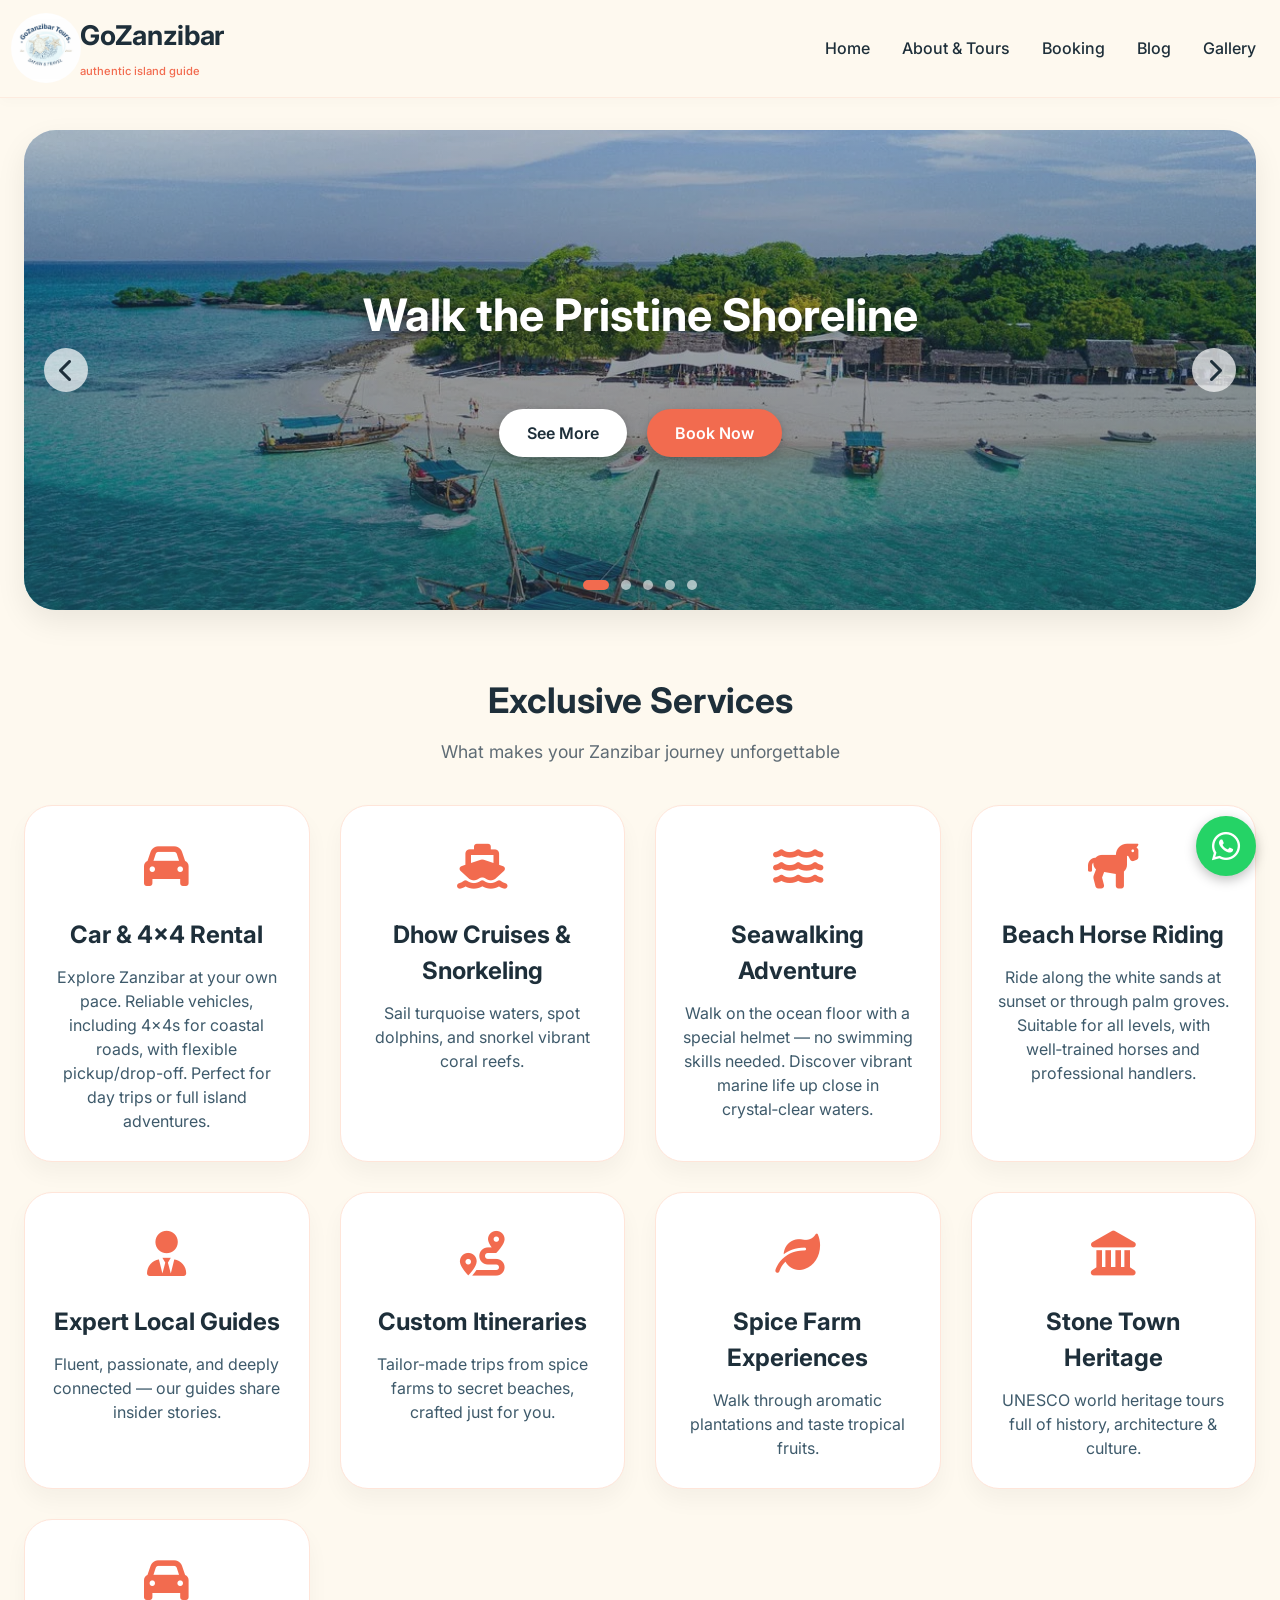
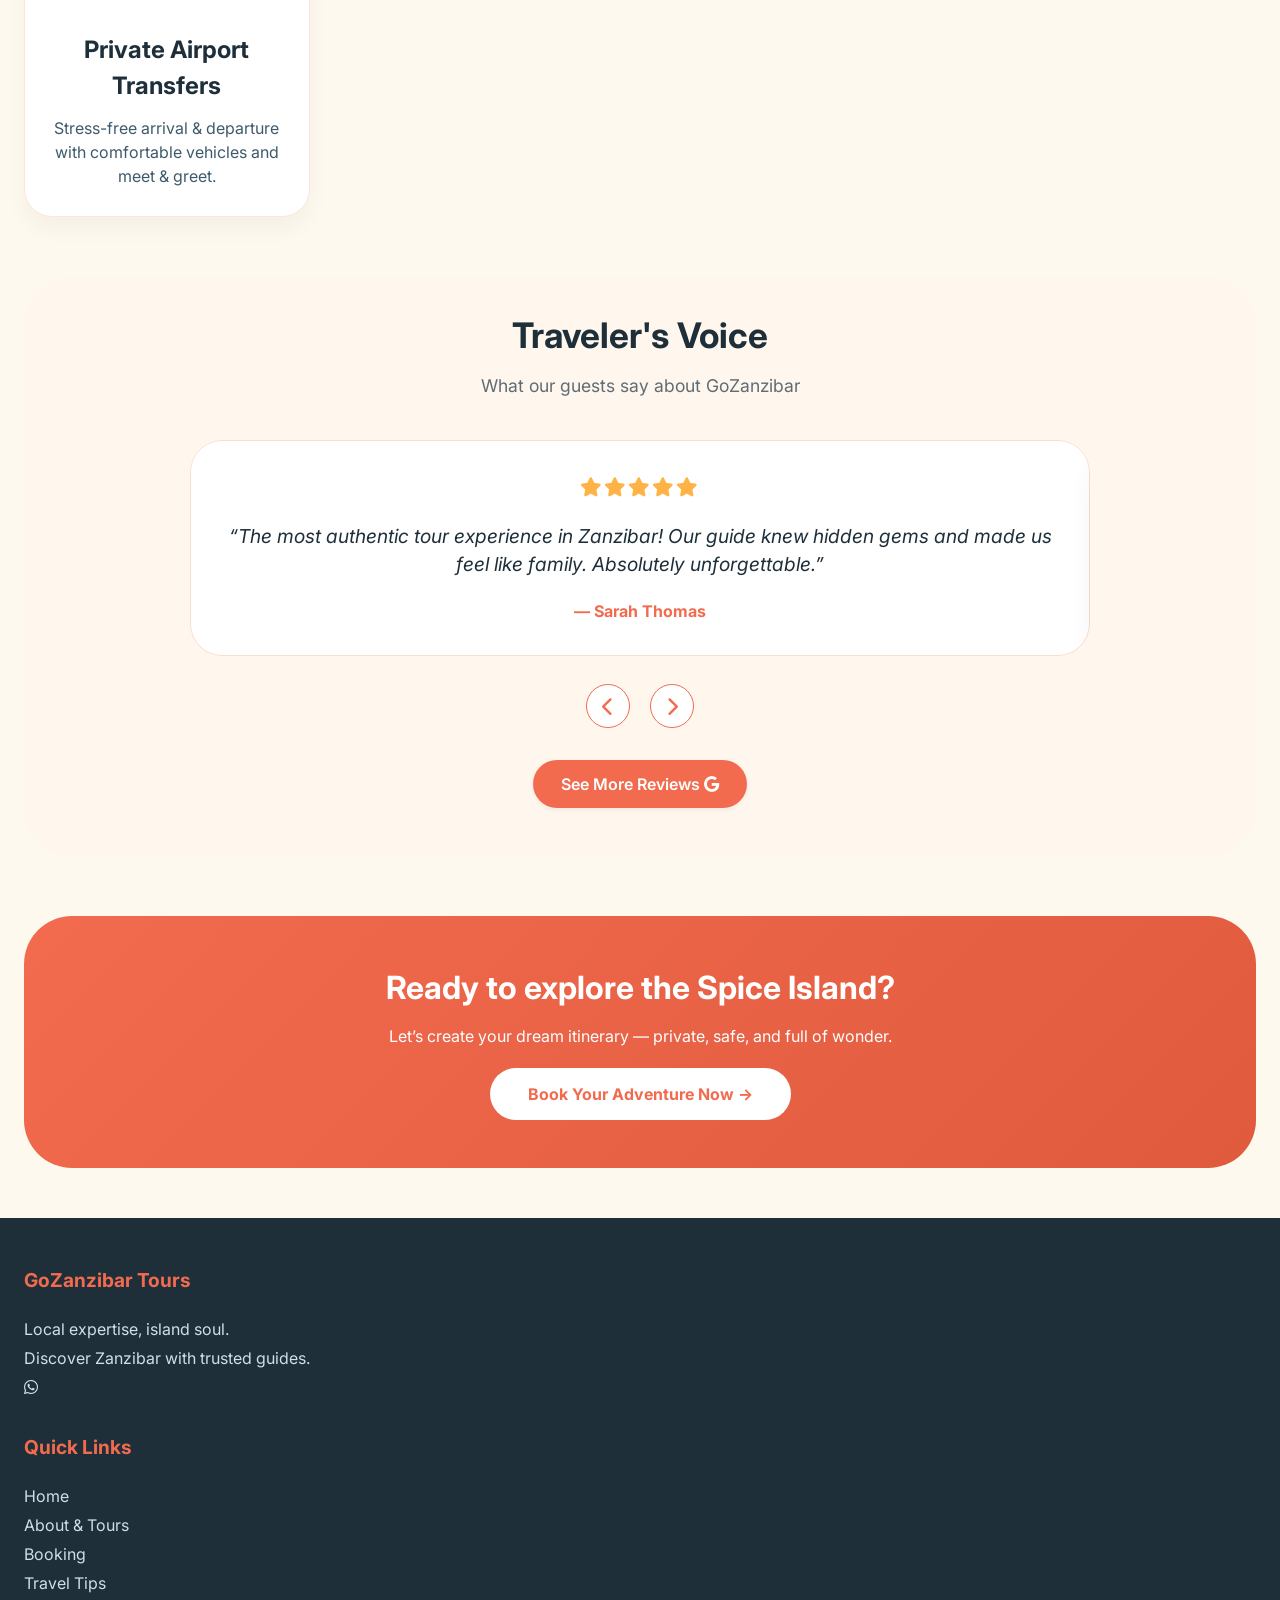
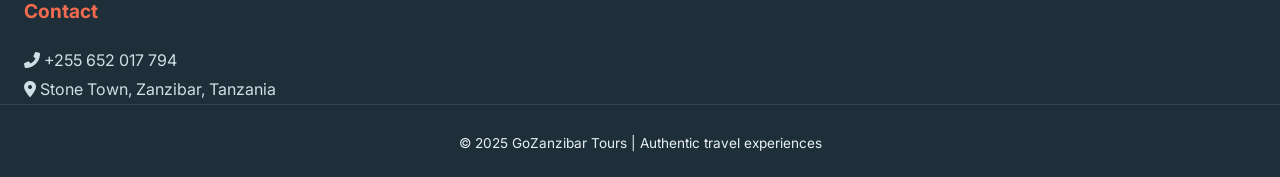
<file: index.html>
<!doctype html>
<html lang="en">
  <head>
    <meta charset="UTF-8" />
    <meta
      name="viewport"
      content="width=device-width, initial-scale=1.0, viewport-fit=cover"
    />
    <title>GoZanzibar | Authentic Tour Guide</title>
    <link rel="shortcut icon" href="./images/fav.jpg" type="image/jpg" />
    <meta
      name="description"
      content="Experience the best of Zanzibar with authorized local experts offering customized Stone Town tours, Spice Farm visits, and snorkeling at Mnemba Atoll. We provide reliable airport transfers, private tours, and sustainable tourism adventures tailored for couples and families. Book your authentic, unforgettable island experience today for competitive, direct prices."
    />
    <!-- Google Fonts + Font Awesome -->
    <link
      href="https://fonts.googleapis.com/css2?family=Inter:opsz,wght@14..32,300;14..32,400;14..32,500;14..32,600;14..32,700&display=swap"
      rel="stylesheet"
    />
    <link
      rel="stylesheet"
      href="https://cdnjs.cloudflare.com/ajax/libs/font-awesome/6.0.0-beta3/css/all.min.css"
    />
    <link rel="stylesheet" href="styles/index.css" />
  </head>
  <body>
    <header>
      <div class="container nav-flex">
        <div class="logo-area">
          <div class="logo-icon">
            <div class="logo-icon">
              <img
                src="./images/fav.jpg
              "
                alt="GoZanzibar Logo"
                style="
                  width: 70px;
                  height: 70px;
                  border-radius: 50%;
                  object-fit: cover;
                "
              />
            </div>
          </div>
          <div class="logo-text">
            <h1>GoZanzibar</h1>
            <span>authentic island guide</span>
          </div>
        </div>
        <div class="menu-toggle" id="mobileToggle">
          <i class="fas fa-bars"></i>
        </div>
        <ul class="nav-links" id="navMenu">
            <li><a href="index.html">Home</a></li>
            <li><a href="about-tours.html">About & Tours</a></li>
            <li><a href="booking.html">Booking</a></li>
            <li><a href="blog.html" class="active">Blog</a></li>
            <li><a href="gallery.html" class="active">Gallery</a></li>
        </ul>
      </div>
    </header>

    <main>
      <div class="container">
        <!-- Hero Carousel -->
        <div class="hero-carousel" id="heroCarousel">
          <div
            class="carousel-slide"
            id="carouselSlide"
            style="background-image: url(&quot;./images/stone-town.jpeg&quot;)"
          >
            <div class="carousel-overlay">
              <div class="carousel-title" id="carouselTitle">
                Stone Town Magic
              </div>
              <div class="carousel-buttons">
                <a href="about.html" class="carousel-btn">See More</a>
                <a href="booking.html" class="carousel-btn book">Book Now</a>
              </div>
            </div>
          </div>
          <div class="carousel-nav prev" id="prevSlide">
            <i class="fas fa-chevron-left"></i>
          </div>
          <div class="carousel-nav next" id="nextSlide">
            <i class="fas fa-chevron-right"></i>
          </div>
          <div class="dots" id="carouselDots"></div>
        </div>

        <!-- Services Cards (best services for a tour guide) -->
        <h2 class="section-title">Exclusive Services</h2>
        <p class="section-sub">
          What makes your Zanzibar journey unforgettable
        </p>
        <div class="services-grid">
          <div class="service-card">
            <div class="service-icon">
              <i class="fas fa-car"></i>
            </div>
            <h3>Car & 4x4 Rental</h3>
            <p>
              Explore Zanzibar at your own pace. Reliable vehicles, including
              4x4s for coastal roads, with flexible pickup/drop-off. Perfect for
              day trips or full island adventures.
            </p>
          </div>
          <div class="service-card">
            <div class="service-icon"><i class="fas fa-ship"></i></div>
            <h3>Dhow Cruises & Snorkeling</h3>
            <p>
              Sail turquoise waters, spot dolphins, and snorkel vibrant coral
              reefs.
            </p>
          </div>
          <div class="service-card">
            <div class="service-icon">
              <i class="fas fa-water"></i>
            </div>
            <h3>Seawalking Adventure</h3>
            <p>
              Walk on the ocean floor with a special helmet — no swimming skills
              needed. Discover vibrant marine life up close in crystal‑clear
              waters.
            </p>
          </div>
          <div class="service-card">
            <div class="service-icon">
                <i class="fas fa-horse"></i>
            </div>
            <h3>Beach Horse Riding</h3>
            <p>
              Ride along the white sands at sunset or through palm groves. Suitable for all levels, with well‑trained horses and professional handlers.
            </p>
          </div>
          <div class="service-card">
            <div class="service-icon"><i class="fas fa-user-tie"></i></div>
            <h3>Expert Local Guides</h3>
            <p>
              Fluent, passionate, and deeply connected — our guides share
              insider stories.
            </p>
          </div>
          <div class="service-card">
            <div class="service-icon"><i class="fas fa-route"></i></div>
            <h3>Custom Itineraries</h3>
            <p>
              Tailor-made trips from spice farms to secret beaches, crafted just
              for you.
            </p>
          </div>
          
          <div class="service-card">
            <div class="service-icon"><i class="fas fa-leaf"></i></div>
            <h3>Spice Farm Experiences</h3>
            <p>Walk through aromatic plantations and taste tropical fruits.</p>
          </div>
          <div class="service-card">
            <div class="service-icon"><i class="fas fa-landmark"></i></div>
            <h3>Stone Town Heritage</h3>
            <p>
              UNESCO world heritage tours full of history, architecture &
              culture.
            </p>
          </div>
          <div class="service-card">
            <div class="service-icon"><i class="fas fa-car"></i></div>
            <h3>Private Airport Transfers</h3>
            <p>
              Stress-free arrival & departure with comfortable vehicles and meet
              & greet.
            </p>
          </div>
        </div>

        <!-- Clickable Carousel of Reviews (Google Business) -->
        <div class="reviews-section" id="reviewsCarouselSection">
          <h2 class="section-title" style="margin-top: 0">Traveler's Voice</h2>
          <p class="section-sub">What our guests say about GoZanzibar</p>
          <div class="review-carousel-container">
            <div class="review-track" id="reviewTrack">
              <!-- 3 review cards, each clickable (sends to google reviews) -->
              <div
                class="review-card"
                data-review-link="https://g.page/r/GoZanzibarReviewsPlaceholder"
              >
                <div class="review-stars">
                  <i class="fas fa-star"></i><i class="fas fa-star"></i
                  ><i class="fas fa-star"></i><i class="fas fa-star"></i
                  ><i class="fas fa-star"></i>
                </div>
                <div class="review-quote">
                  “The most authentic tour experience in Zanzibar! Our guide
                  knew hidden gems and made us feel like family. Absolutely
                  unforgettable.”
                </div>
                <div class="review-author">— Sarah Thomas</div>
              </div>
              <div
                class="review-card"
                data-review-link="https://g.page/r/GoZanzibarReviewsPlaceholder"
              >
                <div class="review-stars">
                  <i class="fas fa-star"></i><i class="fas fa-star"></i
                  ><i class="fas fa-star"></i><i class="fas fa-star"></i
                  ><i class="fas fa-star"></i>
                </div>
                <div class="review-quote">
                  “Prison Island tortoises and Stone Town walk were highlights.
                  Professional, warm and well-organized. Best decision ever!”
                </div>
                <div class="review-author">— Maria, Spain</div>
              </div>
              <div
                class="review-card"
                data-review-link="https://g.page/r/GoZanzibarReviewsPlaceholder"
              >
                <div class="review-stars">
                  <i class="fas fa-star"></i><i class="fas fa-star"></i
                  ><i class="fas fa-star"></i><i class="fas fa-star"></i
                  ><i class="fas fa-star-half-alt"></i>
                </div>
                <div class="review-quote">
                  “We did the spice tour + cooking class — so delicious! The
                  team went above and beyond. Highly recommend GoZanzibar.”
                </div>
                <div class="review-author">— James & Amina, Canada</div>
              </div>
            </div>
          </div>
          <div class="carousel-arrows">
            <div class="arrow-review" id="prevReview">
              <i class="fas fa-chevron-left"></i>
            </div>
            <div class="arrow-review" id="nextReview">
              <i class="fas fa-chevron-right"></i>
            </div>
          </div>
          <div class="see-more-btn">
            <a
              href="https://g.page/r/GoZanzibarReviewsPlaceholder"
              target="_blank"
              class="btn-primary"
              id="seeMoreReviewsBtn"
              >See More Reviews <i class="fab fa-google"></i
            ></a>
          </div>
        </div>

        <!-- Urging Book Now CTA -->
        <div class="cta-book" id="booking">
          <h3>Ready to explore the Spice Island?</h3>
          <p>
            Let’s create your dream itinerary — private, safe, and full of
            wonder.
          </p>
          <a href="booking.html" class="btn-cta" id="mainBookBtn"
            >Book Your Adventure Now →</a
          >
        </div>
      </div>
      <a href="https://wa.me/255777987654?text=Hello%20GoZanzibar!%20I%27d%20like%20to%20know%20more%20about%20your%20tours." 
   class="whatsapp-float" 
   target="_blank" 
   rel="noopener noreferrer">
    <i class="fab fa-whatsapp"></i>
</a>
    </main>

    <footer>
      <div class="container">
        <div class="footer-grid">
          <div class="footer-col">
            <h4>GoZanzibar Tours</h4>
            <p>
              Local expertise, island soul.<br />Discover Zanzibar with trusted
              guides.
            </p>
            <!-- <div class="social-icons">
              <a href="#"><i class="fab fa-instagram"></i></a>
              <a href="#"><i class="fab fa-facebook-f"></i></a> -->
              <a href="https://wa.me/255652017794"><i class="fab fa-whatsapp"></i></a>
            </div>
          </div>
          <div class="footer-col">
            <h4>Quick Links</h4>
            <a href="index.html">Home</a>
            <a href="about.html">About & Tours</a>
            <a href="booking.html">Booking</a>
            <a href="blog.html">Travel Tips</a>
          </div>
          <div class="footer-col">
            <h4>Contact</h4>
            <p><i class="fas fa-phone-alt"></i> +255 652 017 794</p>
            <!-- <p><i class="fas fa-envelope"></i> hello@gozanzibar.com</p> -->
            <p>
              <i class="fas fa-map-marker-alt"></i> Stone Town, Zanzibar,
              Tanzania
            </p>
          </div>
        </div>
        <div class="copyright">
          <p>© 2025 GoZanzibar Tours | Authentic travel experiences</p>
        </div>
      </div>
    </footer>

    <script src="scripts/index.js"></script>
  </body>
</html>
</file>
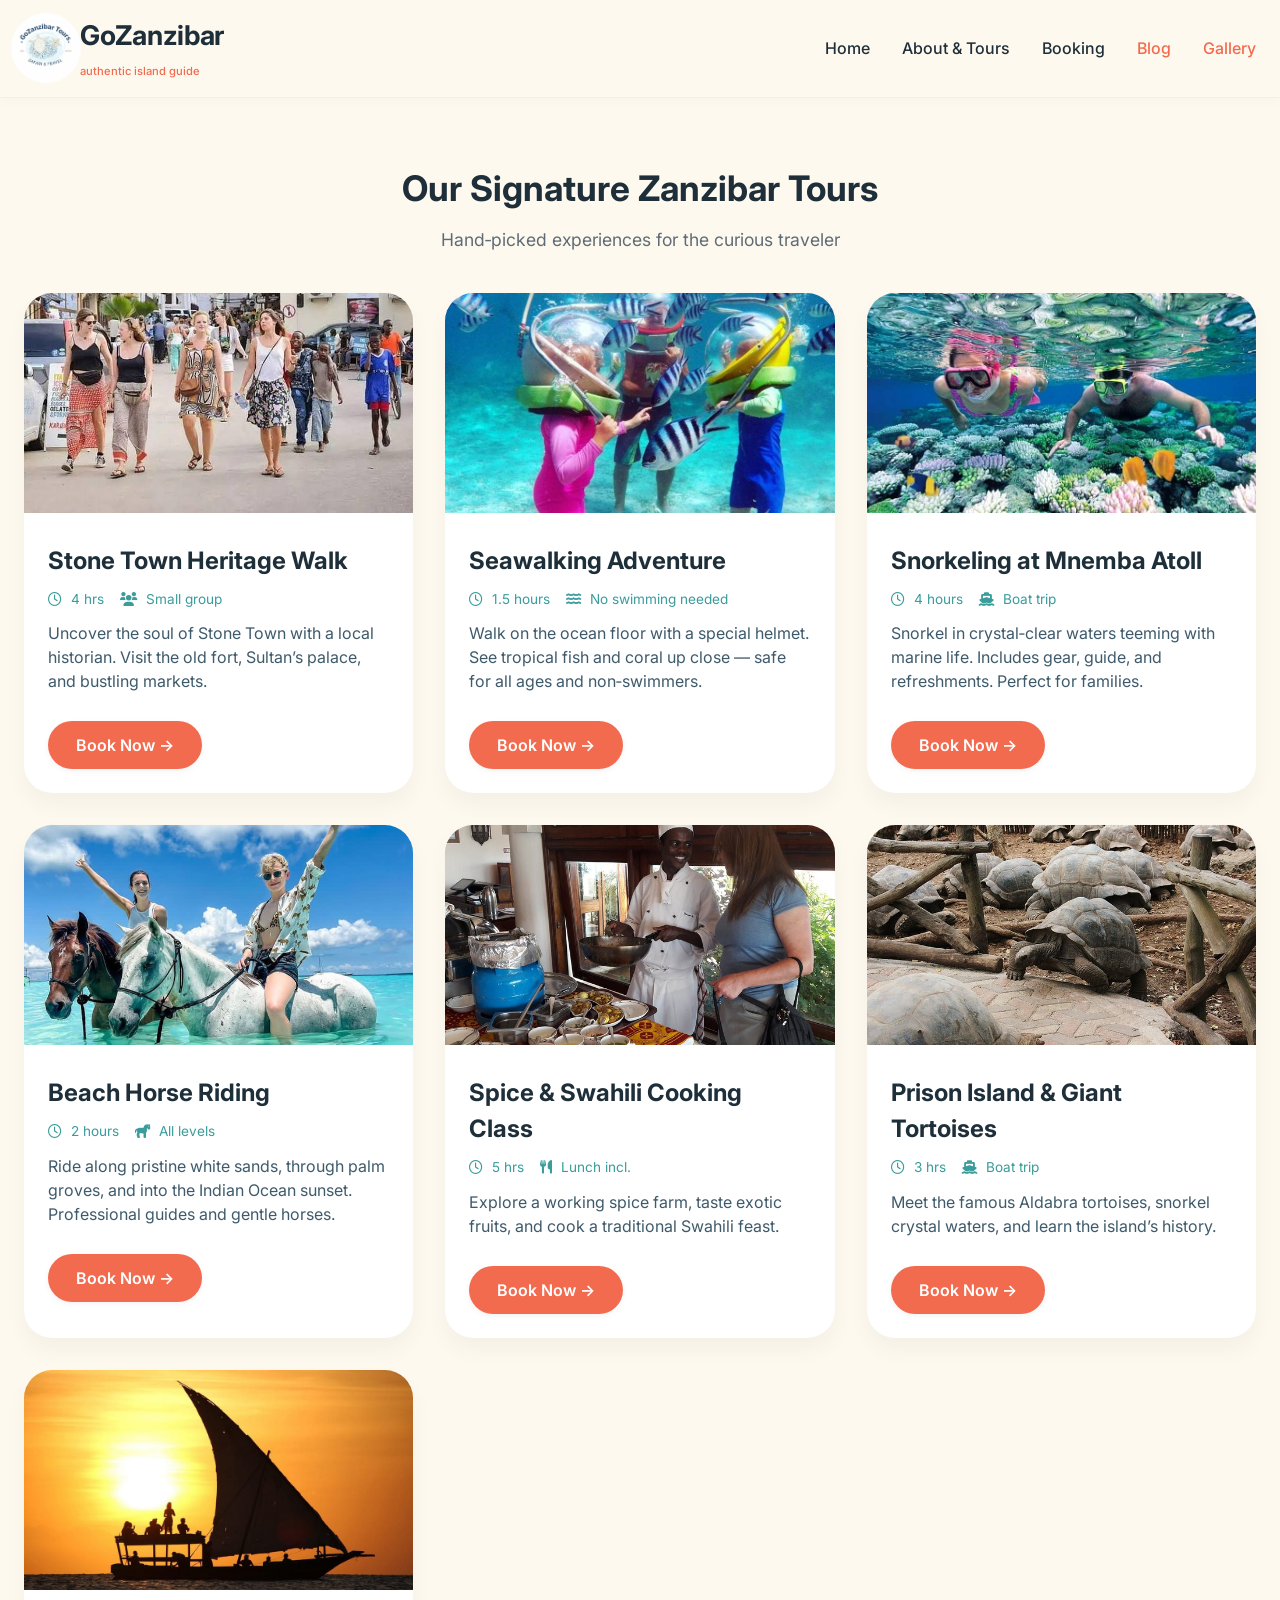
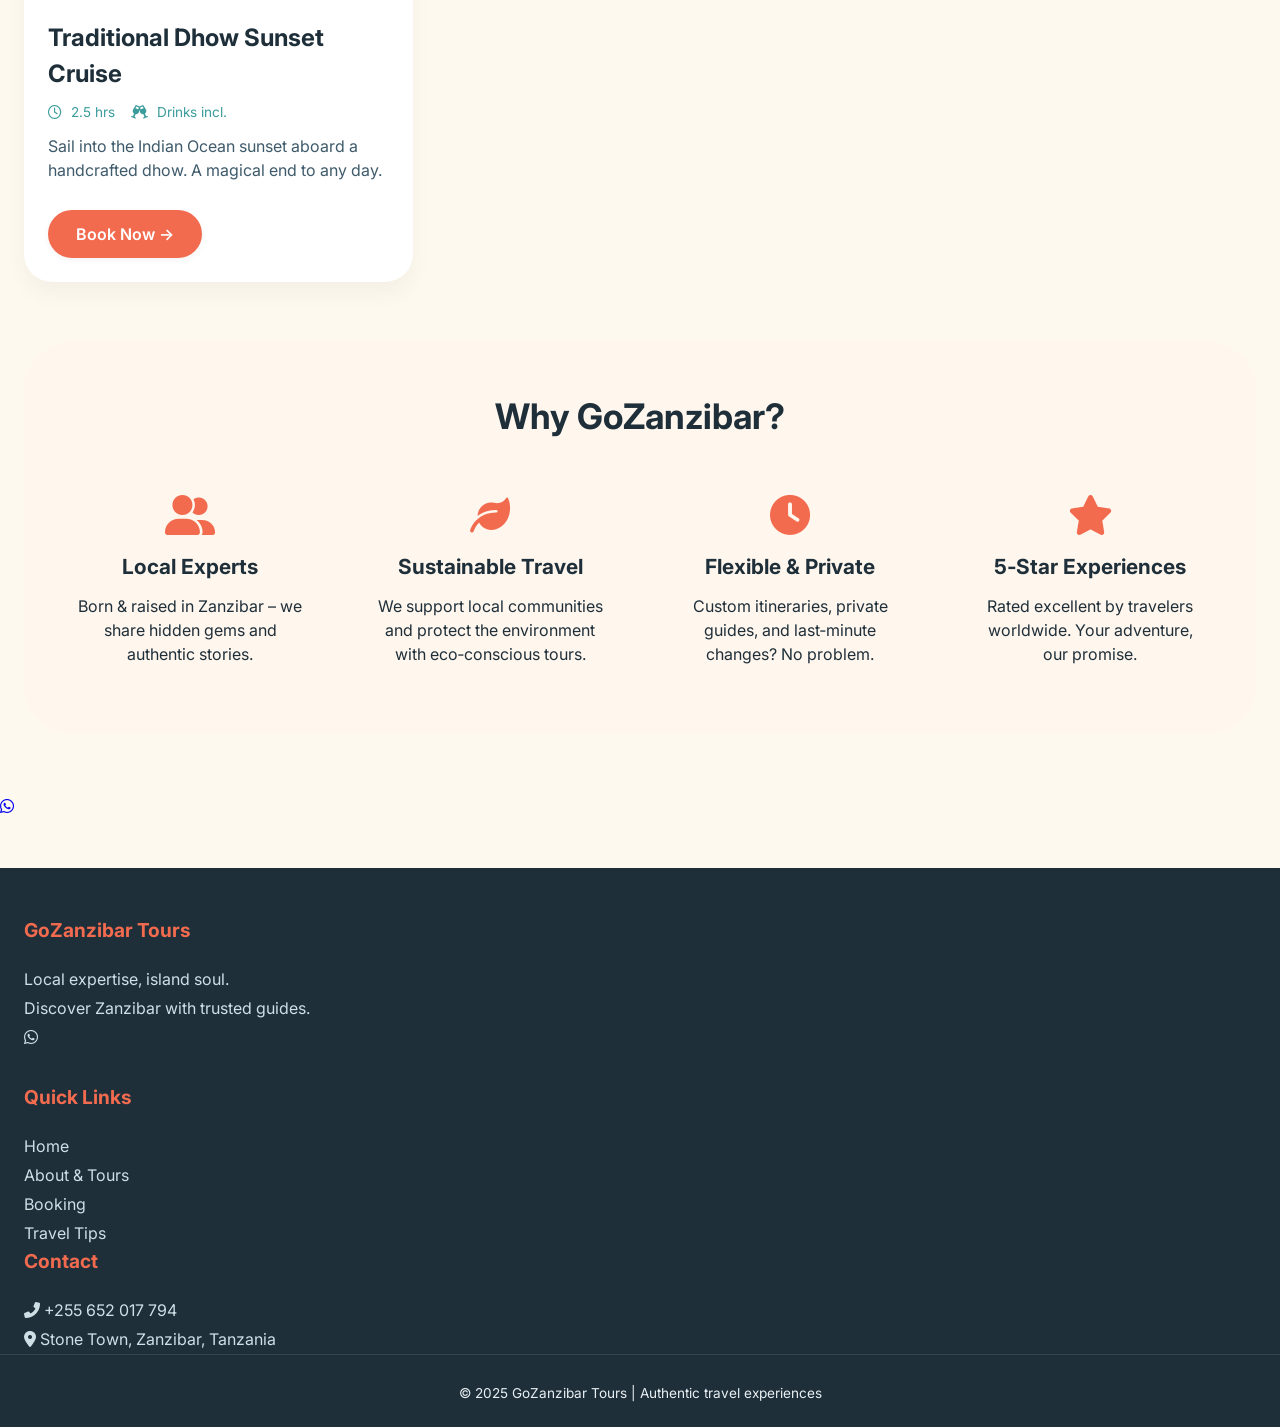
<file: about.html>
<!doctype html>
<html lang="en">
  <head>
    <meta charset="UTF-8" />
    <meta
      name="viewport"
      content="width=device-width, initial-scale=1.0, viewport-fit=cover"
    />
    <title>GoZanzibar | About & Tours</title>
    <link
      href="https://fonts.googleapis.com/css2?family=Inter:opsz,wght@14..32,300;14..32,400;14..32,500;14..32,600;14..32,700&display=swap"
      rel="stylesheet"
    />
    <link
      rel="stylesheet"
      href="https://cdnjs.cloudflare.com/ajax/libs/font-awesome/6.0.0-beta3/css/all.min.css"
    />
    <link rel="stylesheet" href="styles/about.css" />
  </head>
  <body>
    <header>
      <div class="container nav-flex">
        <div class="logo-area">
          <div class="logo-icon">
            <img
              src="./images/fav.jpg
              "
              alt="GoZanzibar Logo"
              style="
                width: 70px;
                height: 70px;
                border-radius: 50%;
                object-fit: cover;
              "
            />
          </div>
          <div class="logo-text">
            <h1>GoZanzibar</h1>
            <span>authentic island guide</span>
          </div>
        </div>
        <div class="menu-toggle" id="mobileToggle">
          <i class="fas fa-bars"></i>
        </div>
        <ul class="nav-links" id="navMenu">
            <li><a href="index.html">Home</a></li>
            <li><a href="about-tours.html">About & Tours</a></li>
            <li><a href="booking.html">Booking</a></li>
            <li><a href="blog.html" class="active">Blog</a></li>
            <li><a href="gallery.html" class="active">Gallery</a></li>
        </ul>
      </div>
    </header>

    <main>
      <div class="container">
        <!-- Tours Showcase -->
        <h2 class="section-title">Our Signature Zanzibar Tours</h2>
        <p class="section-sub">
          Hand‑picked experiences for the curious traveler
        </p>
        <div class="tours-grid">
          <div class="tour-card">
            <img src="./images/stone.jpg" alt="Stone Town" />
            <div class="tour-info">
              <h3>Stone Town Heritage Walk</h3>
              <div class="tour-meta">
                <span><i class="far fa-clock"></i> 4 hrs</span
                ><span><i class="fas fa-users"></i> Small group</span>
              </div>
              <p>
                Uncover the soul of Stone Town with a local historian. Visit the
                old fort, Sultan’s palace, and bustling markets.
              </p>
              <a href="booking.html" class="btn-primary book-now-btn"
                >Book Now →</a
              >
            </div>
          </div>

          <div class="tour-card">
            <img src="./images/seawalk2.jpg" alt="Seawalking Zanzibar" />
            <div class="tour-info">
              <h3>Seawalking Adventure</h3>
              <div class="tour-meta">
                <span><i class="far fa-clock"></i> 1.5 hours</span>
                <span><i class="fas fa-water"></i> No swimming needed</span>
              </div>
              <p>
                Walk on the ocean floor with a special helmet. See tropical fish
                and coral up close — safe for all ages and non‑swimmers.
              </p>

              <a href="booking.html" class="btn-primary book-now-btn"
                >Book Now →</a
              >
            </div>
          </div>

          <div class="tour-card">
            <img src="./images/snorkeling.jpg" alt="Snorkeling Zanzibar" />
            <div class="tour-info">
              <h3>Snorkeling at Mnemba Atoll</h3>
              <div class="tour-meta">
                <span><i class="far fa-clock"></i> 4 hours</span>
                <span><i class="fas fa-ship"></i> Boat trip</span>
              </div>
              <p>
                Snorkel in crystal‑clear waters teeming with marine life.
                Includes gear, guide, and refreshments. Perfect for families.
              </p>

              <a href="booking.html" class="btn-primary book-now-btn"
                >Book Now →</a
              >
            </div>
          </div>

          <div class="tour-card">
            <img src="./images/horse2.png" alt="Horse Riding Zanzibar" />
            <div class="tour-info">
              <h3>Beach Horse Riding</h3>
              <div class="tour-meta">
                <span><i class="far fa-clock"></i> 2 hours</span>
                <span><i class="fas fa-horse"></i> All levels</span>
              </div>
              <p>
                Ride along pristine white sands, through palm groves, and into
                the Indian Ocean sunset. Professional guides and gentle horses.
              </p>

              <a href="booking.html" class="btn-primary book-now-btn"
                >Book Now →</a
              >
            </div>
          </div>
          <div class="tour-card">
            <img src="./images/cooking.jpg" alt="Spice Farm" />
            <div class="tour-info">
              <h3>Spice & Swahili Cooking Class</h3>
              <div class="tour-meta">
                <span><i class="far fa-clock"></i> 5 hrs</span
                ><span><i class="fas fa-utensils"></i> Lunch incl.</span>
              </div>
              <p>
                Explore a working spice farm, taste exotic fruits, and cook a
                traditional Swahili feast.
              </p>
              <a href="booking.html" class="btn-primary book-now-btn"
                >Book Now →</a
              >
            </div>
          </div>
          <div class="tour-card">
            <img src="./images/prison2.jpg" alt="Prison Island" />
            <div class="tour-info">
              <h3>Prison Island & Giant Tortoises</h3>
              <div class="tour-meta">
                <span><i class="far fa-clock"></i> 3 hrs</span
                ><span><i class="fas fa-ship"></i> Boat trip</span>
              </div>
              <p>
                Meet the famous Aldabra tortoises, snorkel crystal waters, and
                learn the island’s history.
              </p>
              <a href="booking.html" class="btn-primary book-now-btn"
                >Book Now →</a
              >
            </div>
          </div>
          <div class="tour-card">
            <img src="./images/dhow.jpg" alt="Dhow Sunset" />
            <div class="tour-info">
              <h3>Traditional Dhow Sunset Cruise</h3>
              <div class="tour-meta">
                <span><i class="far fa-clock"></i> 2.5 hrs</span
                ><span
                  ><i class="fas fa-champagne-glasses"></i> Drinks incl.</span
                >
              </div>
              <p>
                Sail into the Indian Ocean sunset aboard a handcrafted dhow. A
                magical end to any day.
              </p>
              <a href="booking.html" class="btn-primary book-now-btn"
                >Book Now →</a
              >
            </div>
          </div>
        </div>

        <!-- Why Choose GoZanzibar -->
        <div class="why-us">
          <h2 class="section-title" style="margin-top: 0">Why GoZanzibar?</h2>
          <div class="features-grid">
            <div class="feature">
              <i class="fas fa-user-friends"></i>
              <h4>Local Experts</h4>
              <p>
                Born & raised in Zanzibar – we share hidden gems and authentic
                stories.
              </p>
            </div>
            <div class="feature">
              <i class="fas fa-leaf"></i>
              <h4>Sustainable Travel</h4>
              <p>
                We support local communities and protect the environment with
                eco‑conscious tours.
              </p>
            </div>
            <div class="feature">
              <i class="fas fa-clock"></i>
              <h4>Flexible & Private</h4>
              <p>
                Custom itineraries, private guides, and last‑minute changes? No
                problem.
              </p>
            </div>
            <div class="feature">
              <i class="fas fa-star"></i>
              <h4>5‑Star Experiences</h4>
              <p>
                Rated excellent by travelers worldwide. Your adventure, our
                promise.
              </p>
            </div>
          </div>
        </div>
      </div>
      <a href="https://wa.me/255777987654?text=Hello%20GoZanzibar!%20I%27d%20like%20to%20know%20more%20about%20your%20tours." 
   class="whatsapp-float" 
   target="_blank" 
   rel="noopener noreferrer">
    <i class="fab fa-whatsapp"></i>
</a>
    </main>

    <footer>
      <div class="container">
        <div class="footer-grid">
          <div class="footer-col">
            <h4>GoZanzibar Tours</h4>
            <p>
              Local expertise, island soul.<br />Discover Zanzibar with trusted
              guides.
            </p>
            <!-- <div class="social-icons">
              <a href="#"><i class="fab fa-instagram"></i></a>
              <a href="#"><i class="fab fa-facebook-f"></i></a> -->
              <a href="https://wa.me/255652017794"><i class="fab fa-whatsapp"></i></a>
            </div>
          </div>
          <div class="footer-col">
            <h4>Quick Links</h4>
            <a href="index.html">Home</a>
            <a href="about.html">About & Tours</a>
            <a href="booking.html">Booking</a>
            <a href="blog.html">Travel Tips</a>
          </div>
          <div class="footer-col">
            <h4>Contact</h4>
            <p><i class="fas fa-phone-alt"></i> +255 652 017 794</p>
            <!-- <p><i class="fas fa-envelope"></i> hello@gozanzibar.com</p> -->
            <p>
              <i class="fas fa-map-marker-alt"></i> Stone Town, Zanzibar,
              Tanzania
            </p>
          </div>
        </div>
        <div class="copyright">
          <p>© 2025 GoZanzibar Tours | Authentic travel experiences</p>
        </div>
      </div>
    </footer>

    <script>
      const toggleBtn = document.getElementById("mobileToggle");
      const navMenu = document.getElementById("navMenu");
      toggleBtn.addEventListener("click", () =>
        navMenu.classList.toggle("active"),
      );
    </script>
  </body>
</html>
</file>
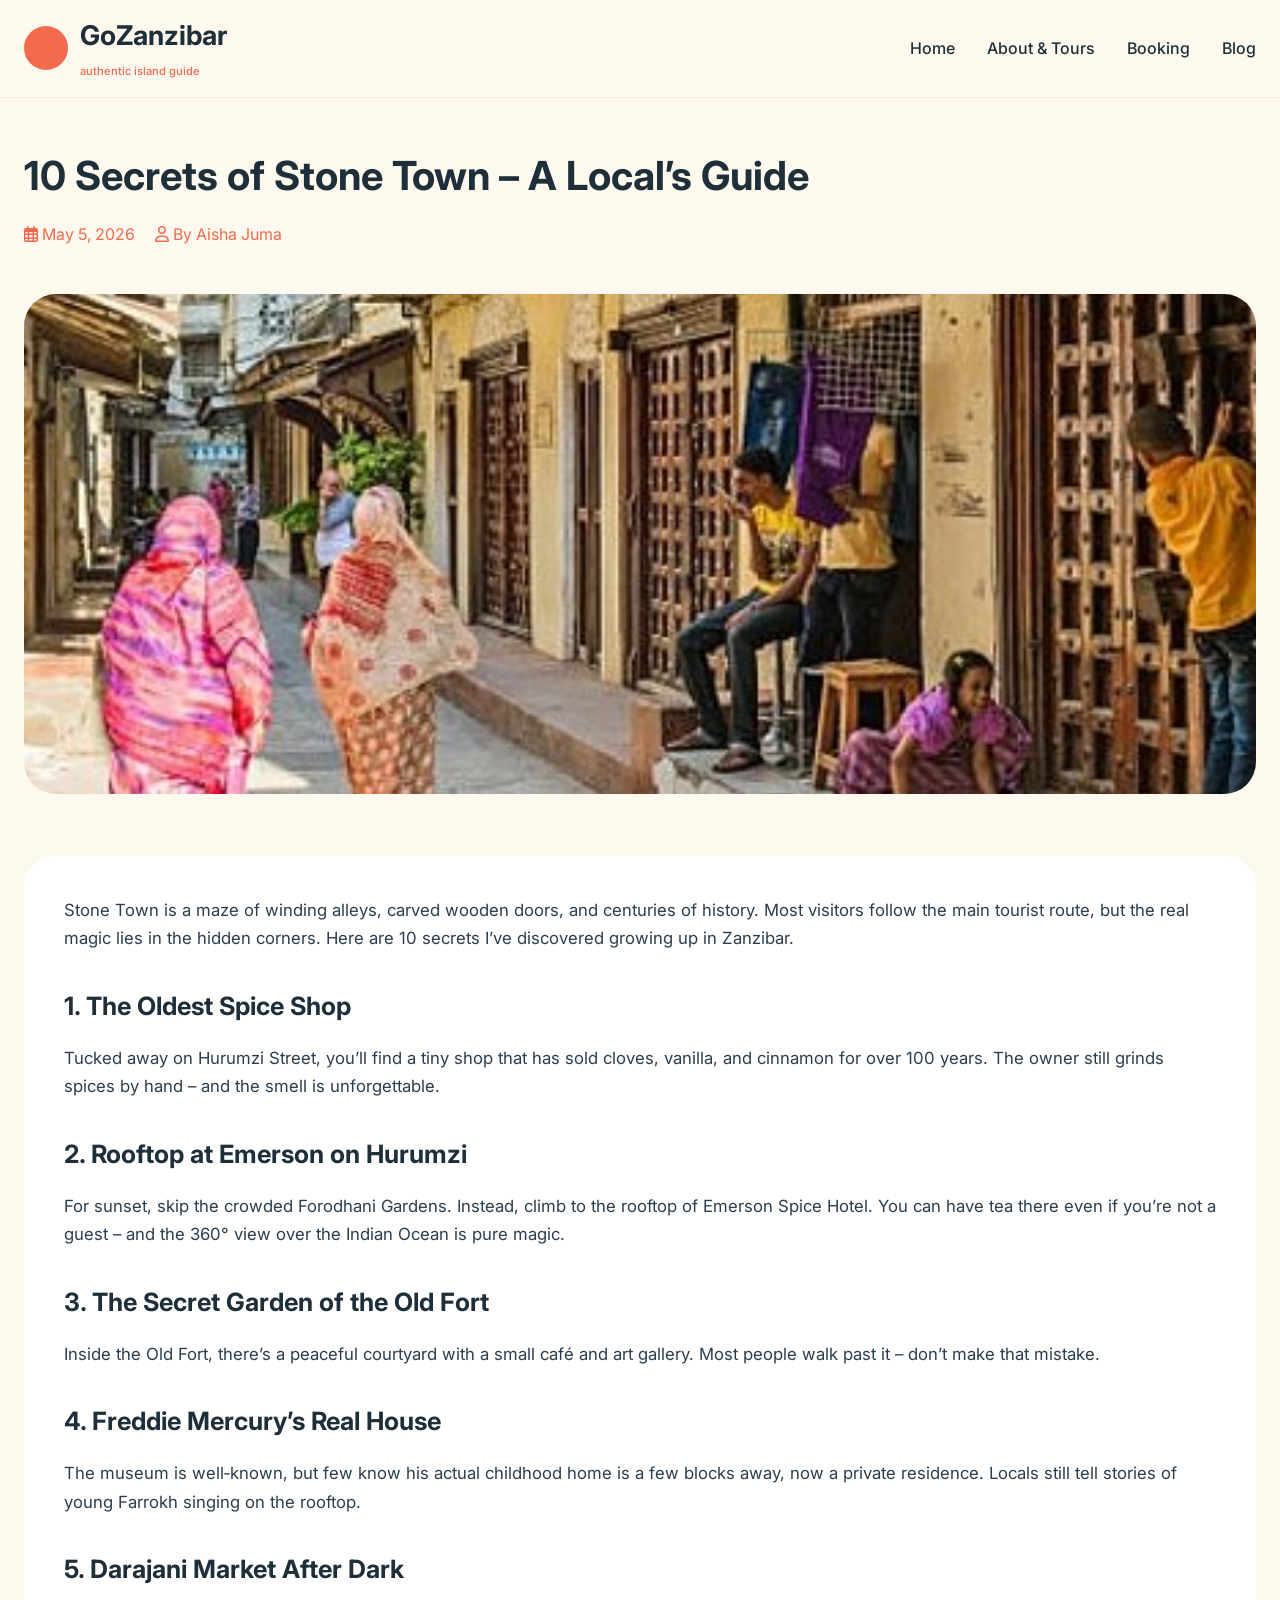
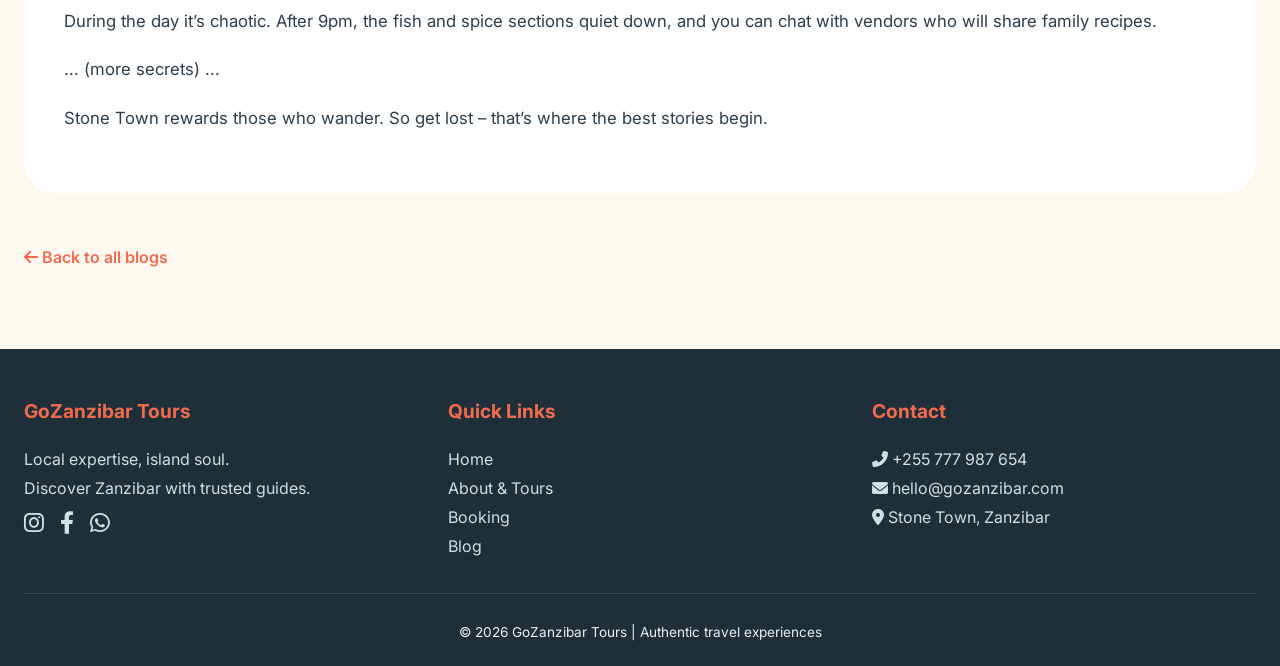
<file: article-stone-town.html>
<!DOCTYPE html>
<html lang="en">
<head>
    <meta charset="UTF-8">
    <meta name="viewport" content="width=device-width, initial-scale=1.0">
    <meta name="description" content="Discover hidden alleys, local spots, and the best rooftop views in Stone Town, Zanzibar – written by a local guide.">
    <title>10 Secrets of Stone Town | GoZanzibar</title>
    <link href="https://fonts.googleapis.com/css2?family=Inter:opsz,wght@300;400;500;600;700&display=swap" rel="stylesheet">
    <link rel="stylesheet" href="https://cdnjs.cloudflare.com/ajax/libs/font-awesome/6.0.0-beta3/css/all.min.css">
    <style>
        /* same CSS as blog listing – copy exactly from above */
        * { margin: 0; padding: 0; box-sizing: border-box; }
        body { font-family: 'Inter', sans-serif; background-color: #FEF9EF; color: #1E2F3A; line-height: 1.5; }
        .container { max-width: 1280px; margin: 0 auto; padding: 0 24px; }
        .btn-primary { display: inline-block; background-color: #F26B4F; color: white; font-weight: 600; padding: 12px 28px; border-radius: 50px; text-decoration: none; transition: 0.3s; }
        .btn-primary:hover { background-color: #e05538; transform: translateY(-2px); }
        header { background-color: #FEF9EF; padding: 16px 0; position: sticky; top: 0; z-index: 100; border-bottom: 1px solid rgba(242,107,79,0.1); }
        .nav-flex { display: flex; justify-content: space-between; align-items: center; flex-wrap: wrap; }
        .logo-area { display: flex; align-items: center; gap: 12px; }
        .logo-icon { background-color: #F26B4F; width: 44px; height: 44px; border-radius: 50%; display: flex; align-items: center; justify-content: center; font-size: 1.7rem; color: white; }
        .logo-text h1 { font-size: 1.7rem; font-weight: 700; color: #1E2F3A; }
        .logo-text span { font-size: 0.7rem; color: #F26B4F; font-weight: 500; }
        .nav-links { display: flex; gap: 32px; list-style: none; }
        .nav-links a { text-decoration: none; font-weight: 500; color: #1E2F3A; transition: 0.2s; }
        .nav-links a:hover { color: #F26B4F; }
        .menu-toggle { display: none; font-size: 1.8rem; cursor: pointer; color: #1E2F3A; }
        .article-header { margin: 48px 0 24px; }
        .article-header h1 { font-size: 2.5rem; margin-bottom: 16px; }
        .article-meta { color: #F26B4F; margin-bottom: 24px; display: flex; gap: 20px; }
        .featured-img { width: 100%; max-height: 500px; object-fit: cover; border-radius: 32px; margin: 24px 0; }
        .article-content { background: white; border-radius: 32px; padding: 40px; margin: 32px 0; line-height: 1.7; font-size: 1.05rem; }
        .article-content h2 { margin: 32px 0 16px; color: #1E2F3A; }
        .article-content p { margin-bottom: 20px; color: #2c3e4e; }
        .back-link { display: inline-block; margin: 20px 0 40px; color: #F26B4F; font-weight: 600; text-decoration: none; }
        footer { background-color: #1E2F3A; color: #E9F0F3; padding: 48px 0 24px; margin-top: 40px; }
        .footer-grid { display: grid; grid-template-columns: repeat(auto-fit, minmax(220px, 1fr)); gap: 40px; margin-bottom: 32px; }
        .footer-col h4 { font-size: 1.2rem; margin-bottom: 20px; color: #F26B4F; }
        .footer-col p, .footer-col a { color: #cfdfe6; text-decoration: none; line-height: 1.8; display: block; }
        .footer-col a:hover { color: #F26B4F; }
        .social-icons a { display: inline-block; margin-right: 16px; font-size: 1.4rem; color: #cfdfe6; }
        .copyright { text-align: center; padding-top: 28px; border-top: 1px solid rgba(255,255,255,0.1); font-size: 0.85rem; }
        @media (max-width: 768px) {
            .menu-toggle { display: block; }
            .nav-links { display: none; width: 100%; flex-direction: column; background: #FEF9EF; padding: 20px 0; gap: 20px; text-align: center; }
            .nav-links.active { display: flex; }
            .article-content { padding: 24px; }
            .article-header h1 { font-size: 1.8rem; }
        }
    </style>
</head>
<body>
<header>
    <div class="container nav-flex">
        <div class="logo-area"><div class="logo-icon"><i class="fas fa-sea-turtle"></i></div><div class="logo-text"><h1>GoZanzibar</h1><span>authentic island guide</span></div></div>
        <div class="menu-toggle" id="mobileToggle"><i class="fas fa-bars"></i></div>
        <ul class="nav-links" id="navMenu"><li><a href="index.html">Home</a></li><li><a href="about-tours.html">About & Tours</a></li><li><a href="booking.html">Booking</a></li><li><a href="blog.html">Blog</a></li></ul>
    </div>
</header>

<main class="container">
    <div class="article-header">
        <h1>10 Secrets of Stone Town – A Local’s Guide</h1>
        <div class="article-meta"><span><i class="far fa-calendar-alt"></i> May 5, 2026</span><span><i class="far fa-user"></i> By Aisha Juma</span></div>
    </div>
    <img class="featured-img" src="./images/stone-town.jpg" alt="Stone Town streets">
    <div class="article-content">
        <p>Stone Town is a maze of winding alleys, carved wooden doors, and centuries of history. Most visitors follow the main tourist route, but the real magic lies in the hidden corners. Here are 10 secrets I’ve discovered growing up in Zanzibar.</p>
        <h2>1. The Oldest Spice Shop</h2>
        <p>Tucked away on Hurumzi Street, you’ll find a tiny shop that has sold cloves, vanilla, and cinnamon for over 100 years. The owner still grinds spices by hand – and the smell is unforgettable.</p>
        <h2>2. Rooftop at Emerson on Hurumzi</h2>
        <p>For sunset, skip the crowded Forodhani Gardens. Instead, climb to the rooftop of Emerson Spice Hotel. You can have tea there even if you’re not a guest – and the 360° view over the Indian Ocean is pure magic.</p>
        <h2>3. The Secret Garden of the Old Fort</h2>
        <p>Inside the Old Fort, there’s a peaceful courtyard with a small café and art gallery. Most people walk past it – don’t make that mistake.</p>
        <h2>4. Freddie Mercury’s Real House</h2>
        <p>The museum is well‑known, but few know his actual childhood home is a few blocks away, now a private residence. Locals still tell stories of young Farrokh singing on the rooftop.</p>
        <h2>5. Darajani Market After Dark</h2>
        <p>During the day it’s chaotic. After 9pm, the fish and spice sections quiet down, and you can chat with vendors who will share family recipes.</p>
        <p>... (more secrets) ...</p>
        <p>Stone Town rewards those who wander. So get lost – that’s where the best stories begin.</p>
    </div>
    <a href="blog.html" class="back-link"><i class="fas fa-arrow-left"></i> Back to all blogs</a>
</main>

<footer>
    <div class="container">
        <div class="footer-grid"><div class="footer-col"><h4>GoZanzibar Tours</h4><p>Local expertise, island soul.<br>Discover Zanzibar with trusted guides.</p><div class="social-icons"><a href="#"><i class="fab fa-instagram"></i></a><a href="#"><i class="fab fa-facebook-f"></i></a><a href="#"><i class="fab fa-whatsapp"></i></a></div></div><div class="footer-col"><h4>Quick Links</h4><a href="index.html">Home</a><a href="about-tours.html">About & Tours</a><a href="booking.html">Booking</a><a href="blog.html">Blog</a></div><div class="footer-col"><h4>Contact</h4><p><i class="fas fa-phone-alt"></i> +255 777 987 654</p><p><i class="fas fa-envelope"></i> hello@gozanzibar.com</p><p><i class="fas fa-map-marker-alt"></i> Stone Town, Zanzibar</p></div></div>
        <div class="copyright"><p>© 2026 GoZanzibar Tours | Authentic travel experiences</p></div>
    </div>
</footer>
<script>
    const toggleBtn = document.getElementById('mobileToggle');
    const navMenu = document.getElementById('navMenu');
    toggleBtn.addEventListener('click', () => navMenu.classList.toggle('active'));
</script>
</body>
</html>
</file>
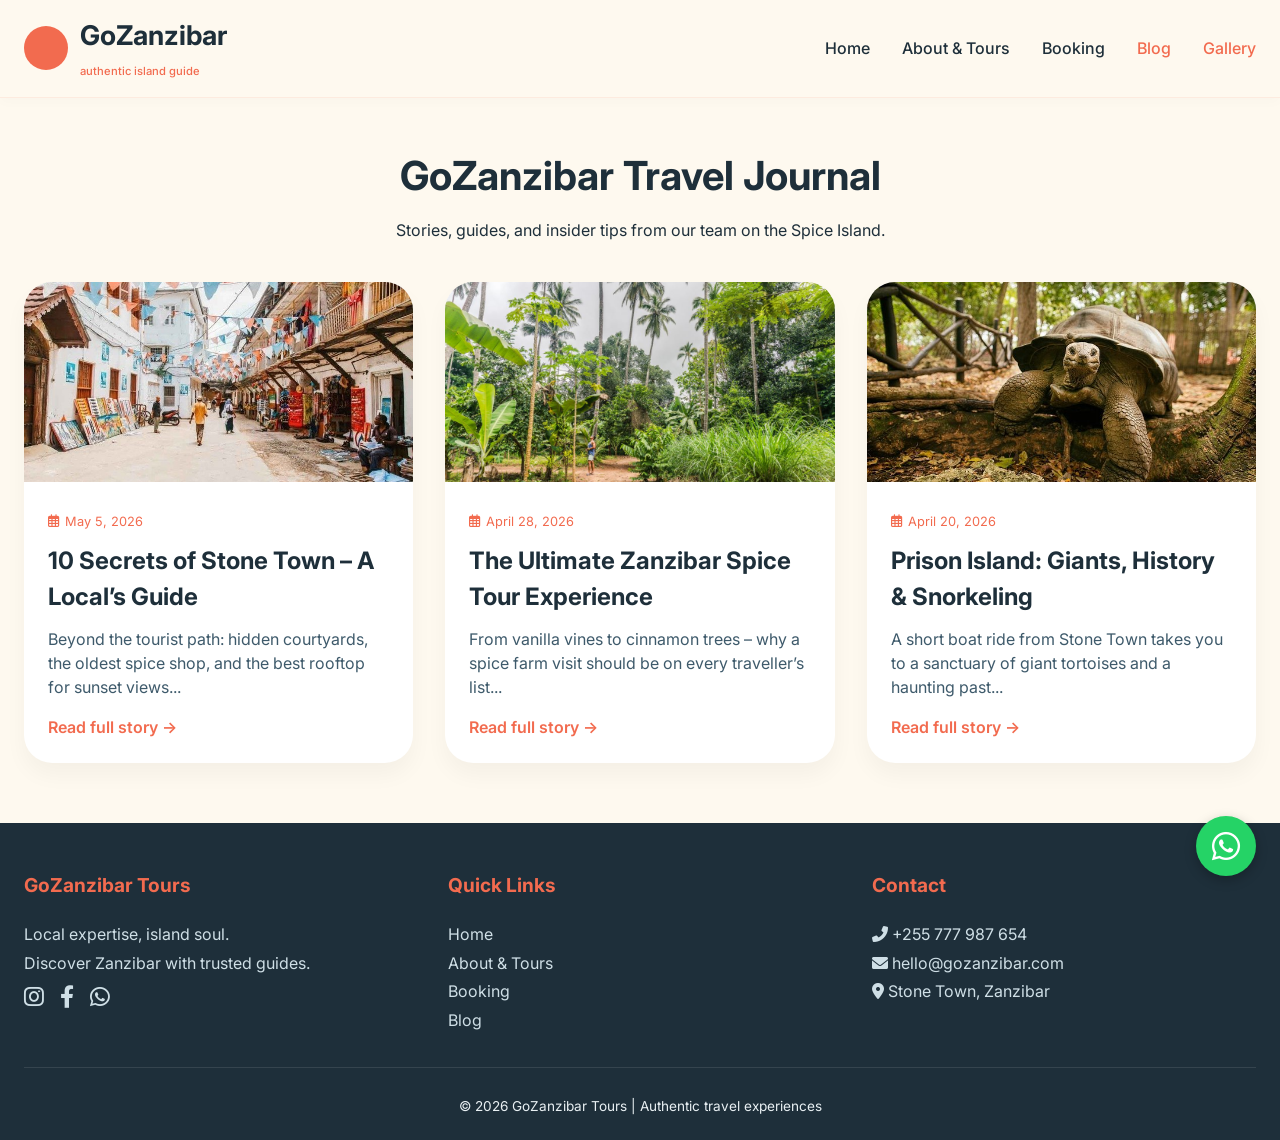
<file: blog.html>
<!DOCTYPE html>
<html lang="en">
<head>
    <meta charset="UTF-8">
    <meta name="viewport" content="width=device-width, initial-scale=1.0">
    <meta name="description" content="Read our latest travel guides and stories about Zanzibar – from Stone Town secrets to spice tours and Prison Island.">
    <title>GoZanzibar | Travel Blog</title>
    <link href="https://fonts.googleapis.com/css2?family=Inter:opsz,wght@14..32,300;400;500;600;700&display=swap" rel="stylesheet">
    <link rel="stylesheet" href="https://cdnjs.cloudflare.com/ajax/libs/font-awesome/6.0.0-beta3/css/all.min.css">
    <link rel="stylesheet" href="./styles/blog.css">
</head>
<body>
<header>
    <div class="container nav-flex">
        <div class="logo-area">
            <div class="logo-icon"><i class="fas fa-sea-turtle"></i></div>
            <div class="logo-text"><h1>GoZanzibar</h1><span>authentic island guide</span></div>
        </div>
        <div class="menu-toggle" id="mobileToggle"><i class="fas fa-bars"></i></div>
        <ul class="nav-links" id="navMenu">
            <li><a href="index.html">Home</a></li>
            <li><a href="about-tours.html">About & Tours</a></li>
            <li><a href="booking.html">Booking</a></li>
            <li><a href="blog.html" class="active">Blog</a></li>
            <li><a href="gallery.html" class="active">Gallery</a></li>
        </ul>
    </div>
</header>

<main>
    <div class="container">
        <div class="page-header">
            <h1>GoZanzibar Travel Journal</h1>
            <p>Stories, guides, and insider tips from our team on the Spice Island.</p>
        </div>

        <div class="blogs-grid">
            <!-- Article 1 -->
            <div class="blog-card">
                <img class="blog-img" src="./images/stone-town.jpeg" alt="Stone Town">
                <div class="blog-content">
                    <div class="blog-date"><i class="far fa-calendar-alt"></i> May 5, 2026</div>
                    <h2 class="blog-title"><a href="article-stone-town.html">10 Secrets of Stone Town – A Local’s Guide</a></h2>
                    <p class="blog-excerpt">Beyond the tourist path: hidden courtyards, the oldest spice shop, and the best rooftop for sunset views...</p>
                    <a href="article-stone-town.html" class="read-more">Read full story →</a>
                </div>
            </div>

            <!-- Article 2 -->
            <div class="blog-card">
                <img class="blog-img" src="./images/spice.jpg" alt="Spice tour">
                <div class="blog-content">
                    <div class="blog-date"><i class="far fa-calendar-alt"></i> April 28, 2026</div>
                    <h2 class="blog-title"><a href="article-spice-tours.html">The Ultimate Zanzibar Spice Tour Experience</a></h2>
                    <p class="blog-excerpt">From vanilla vines to cinnamon trees – why a spice farm visit should be on every traveller’s list...</p>
                    <a href="article-spice-tours.html" class="read-more">Read full story →</a>
                </div>
            </div>

            <!-- Article 3 -->
            <div class="blog-card">
                <img class="blog-img" src="./images/prison.jpg" alt="Prison Island tortoise">
                <div class="blog-content">
                    <div class="blog-date"><i class="far fa-calendar-alt"></i> April 20, 2026</div>
                    <h2 class="blog-title"><a href="article-prison-island.html">Prison Island: Giants, History & Snorkeling</a></h2>
                    <p class="blog-excerpt">A short boat ride from Stone Town takes you to a sanctuary of giant tortoises and a haunting past...</p>
                    <a href="article-prison-island.html" class="read-more">Read full story →</a>
                </div>
            </div>
        </div>
    </div>
    <a href="https://wa.me/255777987654?text=Hello%20GoZanzibar!%20I%27d%20like%20to%20know%20more%20about%20your%20tours." 
   class="whatsapp-float" 
   target="_blank" 
   rel="noopener noreferrer">
    <i class="fab fa-whatsapp"></i>
</a>
</main>

<footer>
    <div class="container">
        <div class="footer-grid">
            <div class="footer-col"><h4>GoZanzibar Tours</h4><p>Local expertise, island soul.<br>Discover Zanzibar with trusted guides.</p><div class="social-icons"><a href="#"><i class="fab fa-instagram"></i></a><a href="#"><i class="fab fa-facebook-f"></i></a><a href="#"><i class="fab fa-whatsapp"></i></a></div></div>
            <div class="footer-col"><h4>Quick Links</h4><a href="index.html">Home</a><a href="about-tours.html">About & Tours</a><a href="booking.html">Booking</a><a href="blog.html">Blog</a></div>
            <div class="footer-col"><h4>Contact</h4><p><i class="fas fa-phone-alt"></i> +255 777 987 654</p><p><i class="fas fa-envelope"></i> hello@gozanzibar.com</p><p><i class="fas fa-map-marker-alt"></i> Stone Town, Zanzibar</p></div>
        </div>
        <div class="copyright"><p>© 2026 GoZanzibar Tours | Authentic travel experiences</p></div>
    </div>
</footer>
<script>
    const toggleBtn = document.getElementById('mobileToggle');
    const navMenu = document.getElementById('navMenu');
    toggleBtn.addEventListener('click', () => navMenu.classList.toggle('active'));
</script>
</body>
</html>
</file>
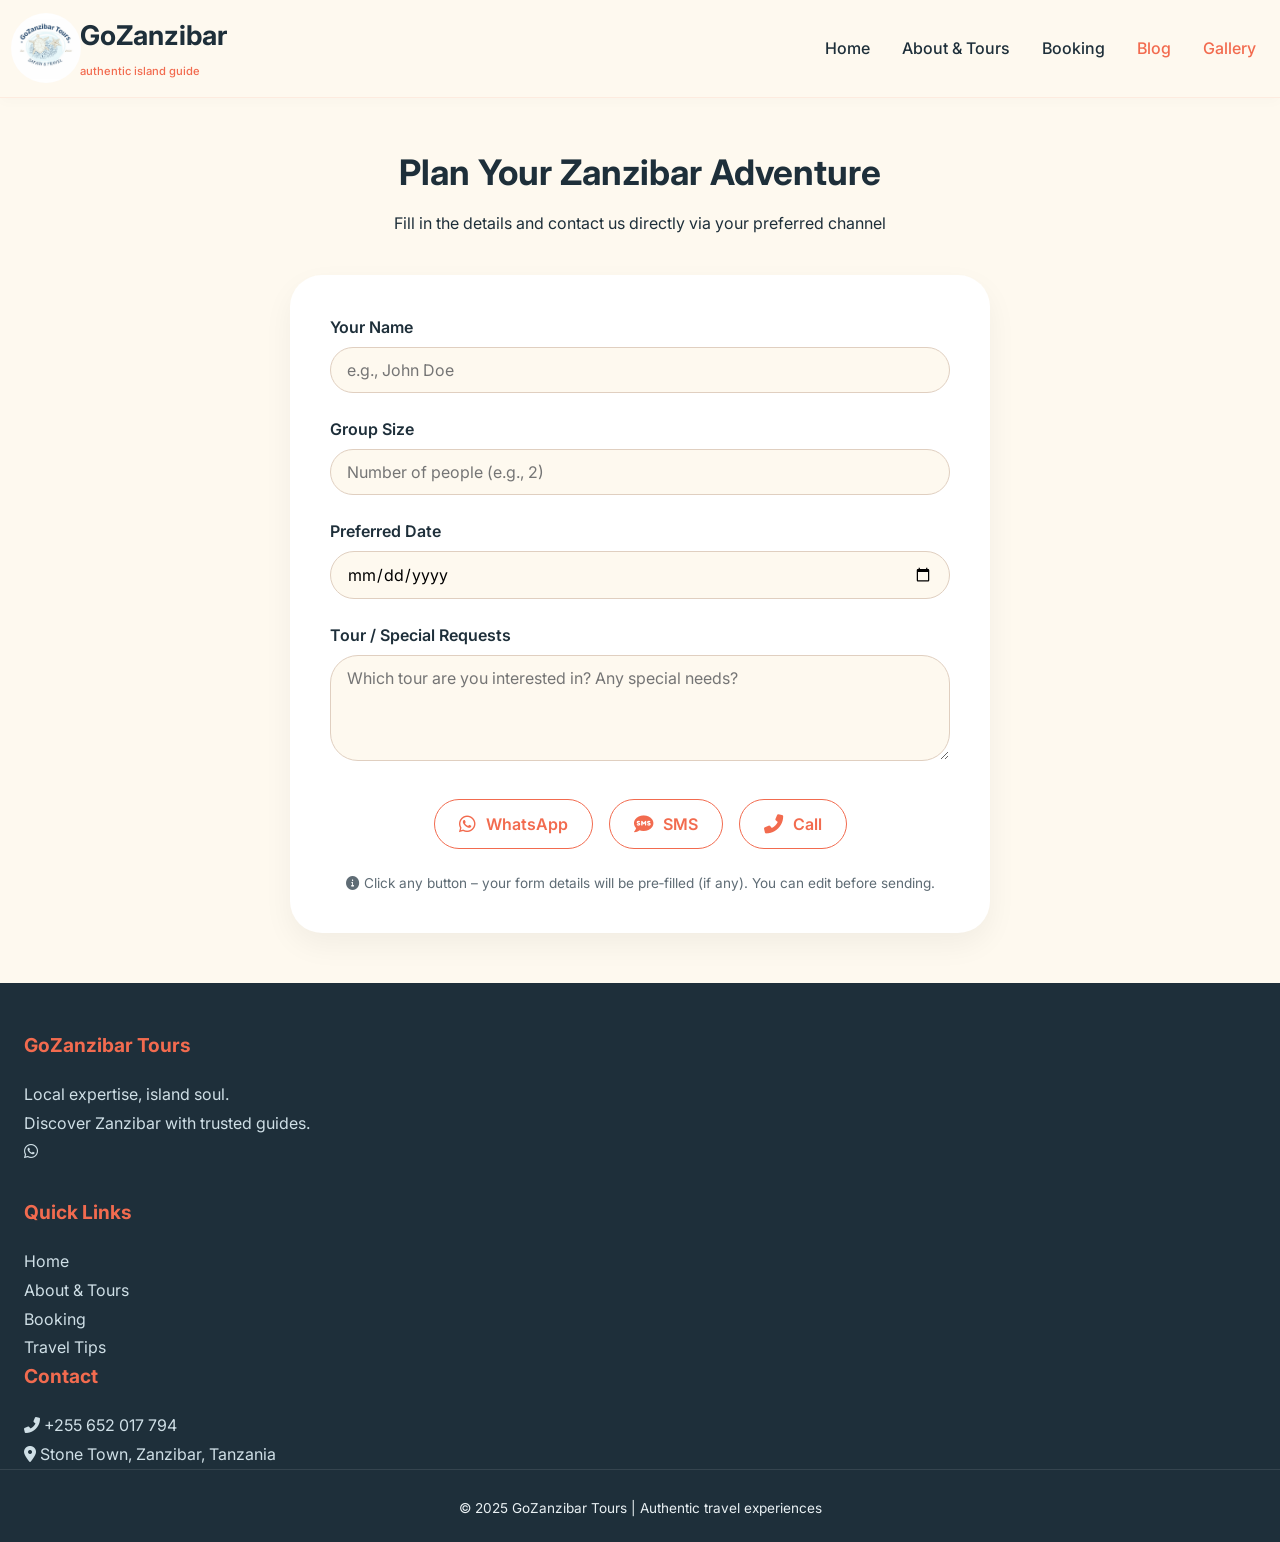
<file: booking.html>
<!doctype html>
<html lang="en">
  <head>
    <meta charset="UTF-8" />
    <meta
      name="viewport"
      content="width=device-width, initial-scale=1.0, viewport-fit=cover"
    />
    <title>GoZanzibar | Book Your Tour</title>
    <link
      href="https://fonts.googleapis.com/css2?family=Inter:opsz,wght@14..32,300;14..32,400;14..32,500;14..32,600;14..32,700&display=swap"
      rel="stylesheet"
    />
    <link
      rel="stylesheet"
      href="https://cdnjs.cloudflare.com/ajax/libs/font-awesome/6.0.0-beta3/css/all.min.css"
    />
    <link rel="stylesheet" href="styles/booking.css" />
  </head>
  <body>
    <header>
      <div class="container nav-flex">
        <div class="logo-area">
          <div class="logo-icon">
            <img
              src="./images/fav.jpg
              "
              alt="GoZanzibar Logo"
              style="
                width: 70px;
                height: 70px;
                border-radius: 50%;
                object-fit: cover;
              "
            />
          </div>
          <div class="logo-text">
            <h1>GoZanzibar</h1>
            <span>authentic island guide</span>
          </div>
        </div>
        <div class="menu-toggle" id="mobileToggle">
          <i class="fas fa-bars"></i>
        </div>
        <ul class="nav-links" id="navMenu">
            <li><a href="index.html">Home</a></li>
            <li><a href="about-tours.html">About & Tours</a></li>
            <li><a href="booking.html">Booking</a></li>
            <li><a href="blog.html" class="active">Blog</a></li>
            <li><a href="gallery.html" class="active">Gallery</a></li>
        </ul>
      </div>
    </header>

    <main>
      <div class="container">
        <h2 class="section-title">Plan Your Zanzibar Adventure</h2>
        <p class="section-sub" style="text-align: center; margin-bottom: 20px">
          Fill in the details and contact us directly via your preferred channel
        </p>

        <div class="booking-form">
          <form id="bookingForm">
            <div class="form-group">
              <label for="name">Your Name</label>
              <input
                type="text"
                id="name"
                name="name"
                placeholder="e.g., John Doe"
              />
            </div>
            <div class="form-group">
              <label for="groupSize">Group Size</label>
              <input
                type="number"
                id="groupSize"
                name="groupSize"
                placeholder="Number of people (e.g., 2)"
              />
            </div>
            <div class="form-group">
              <label for="date">Preferred Date</label>
              <input type="date" id="date" name="date" />
            </div>
            <div class="form-group">
              <label for="description">Tour / Special Requests</label>
              <textarea
                id="description"
                name="description"
                rows="4"
                placeholder="Which tour are you interested in? Any special needs?"
              ></textarea>
            </div>
          </form>

          <div class="action-buttons">
            <a href="#" id="whatsappBtn" class="action-btn" target="_blank"
              ><i class="fab fa-whatsapp"></i> WhatsApp</a
            >
            <!-- <a href="#" id="emailBtn" class="action-btn" target="_blank"
              ><i class="fas fa-envelope"></i> Email</a
            > -->
            <a href="#" id="smsBtn" class="action-btn" target="_blank"
              ><i class="fas fa-sms"></i> SMS</a
            >
            <a href="tel:+255652017794" id="callBtn" class="action-btn"
              ><i class="fas fa-phone-alt"></i> Call</a
            >
          </div>
          <p
            style="
              text-align: center;
              font-size: 0.85rem;
              margin-top: 24px;
              color: #5f6c75;
            "
          >
            <i class="fas fa-info-circle"></i> Click any button – your form
            details will be pre‑filled (if any). You can edit before sending.
          </p>
        </div>
      </div>
    </main>

    <footer>
      <div class="container">
        <div class="footer-grid">
          <div class="footer-col">
            <h4>GoZanzibar Tours</h4>
            <p>
              Local expertise, island soul.<br />Discover Zanzibar with trusted
              guides.
            </p>
            <!-- <div class="social-icons">
              <a href="#"><i class="fab fa-instagram"></i></a>
              <a href="#"><i class="fab fa-facebook-f"></i></a> -->
              <a href="https://wa.me/255652017794"><i class="fab fa-whatsapp"></i></a>
            </div>
          </div>
          <div class="footer-col">
            <h4>Quick Links</h4>
            <a href="index.html">Home</a>
            <a href="about.html">About & Tours</a>
            <a href="booking.html">Booking</a>
            <a href="blog.html">Travel Tips</a>
          </div>
          <div class="footer-col">
            <h4>Contact</h4>
            <p><i class="fas fa-phone-alt"></i> +255 652 017 794</p>
            <!-- <p><i class="fas fa-envelope"></i> hello@gozanzibar.com</p> -->
            <p>
              <i class="fas fa-map-marker-alt"></i> Stone Town, Zanzibar,
              Tanzania
            </p>
          </div>
        </div>
        <div class="copyright">
          <p>© 2025 GoZanzibar Tours | Authentic travel experiences</p>
        </div>
      </div>
    </footer>

    <script src="scripts/booking.js"></script>
  </body>
</html>
</file>
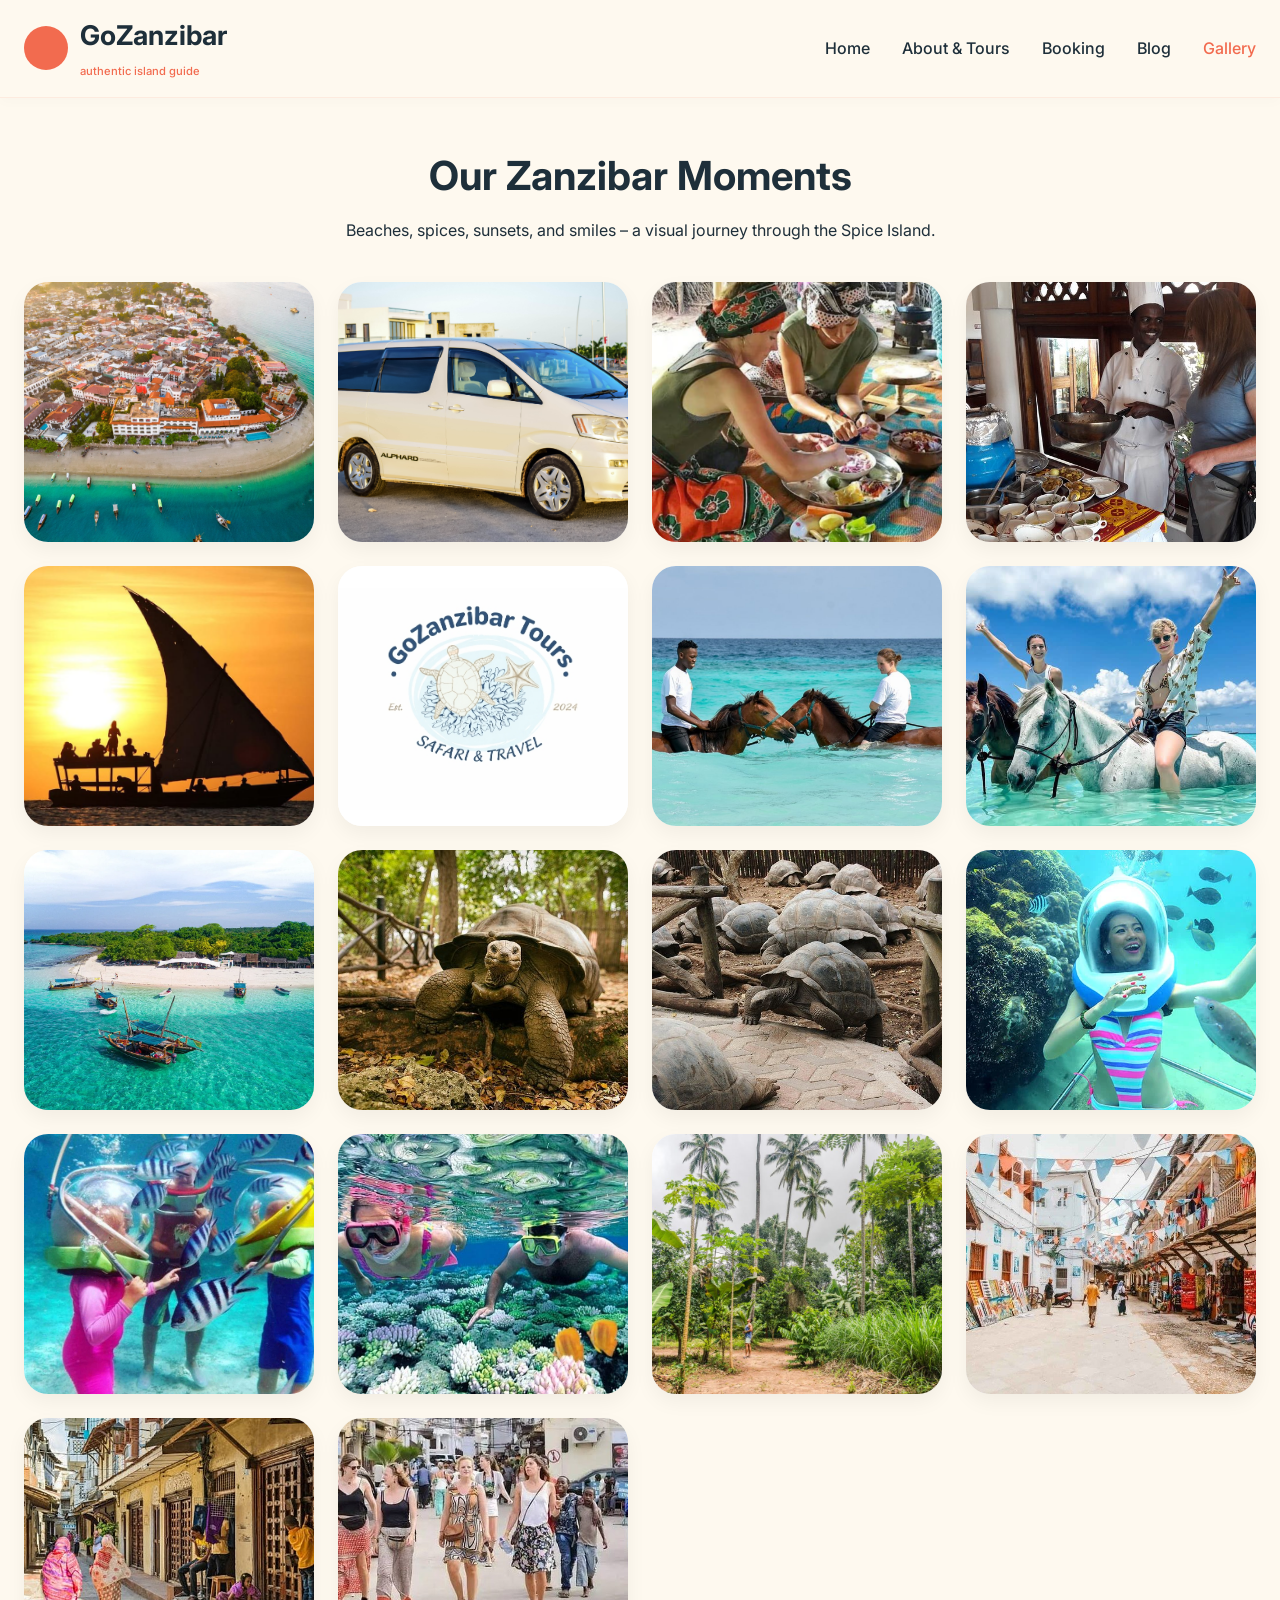
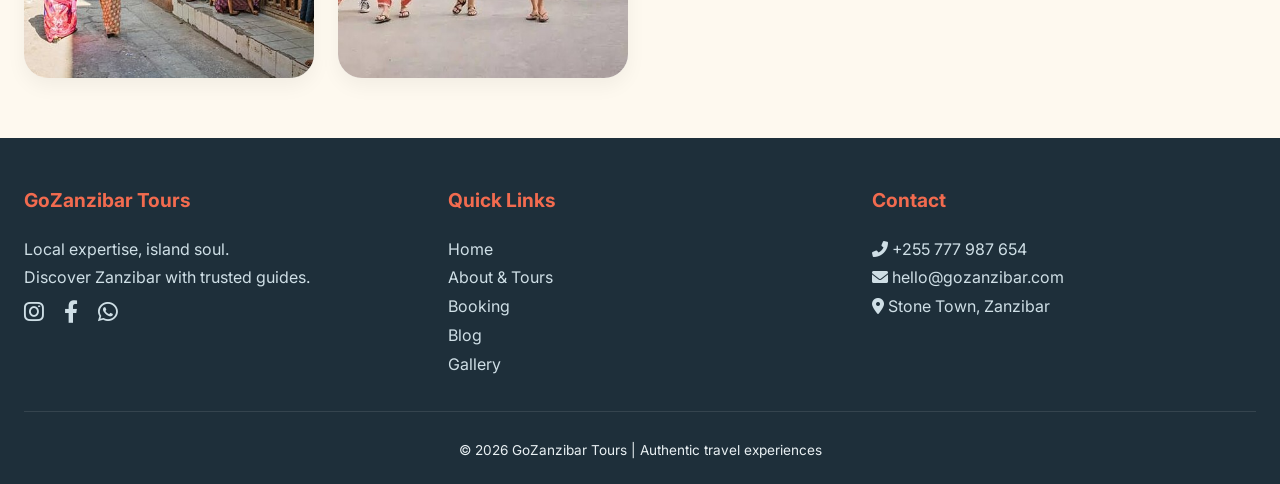
<file: gallery.html>
<!DOCTYPE html>
<html lang="en">
<head>
    <meta charset="UTF-8">
    <meta name="viewport" content="width=device-width, initial-scale=1.0">
    <meta name="description" content="Explore Zanzibar through our photo gallery – beaches, spices, Stone Town, and unforgettable moments.">
    <title>GoZanzibar | Photo Gallery</title>
    <link href="https://fonts.googleapis.com/css2?family=Inter:opsz,wght@14..32,300;400;500;600;700&display=swap" rel="stylesheet">
    <link rel="stylesheet" href="https://cdnjs.cloudflare.com/ajax/libs/font-awesome/6.0.0-beta3/css/all.min.css">
    <style>
        * {
            margin: 0;
            padding: 0;
            box-sizing: border-box;
        }
        body {
            font-family: 'Inter', sans-serif;
            background-color: #FEF9EF;
            color: #1E2F3A;
            line-height: 1.5;
        }
        .container {
            max-width: 1280px;
            margin: 0 auto;
            padding: 0 24px;
        }
        header {
            background-color: #FEF9EF;
            padding: 16px 0;
            position: sticky;
            top: 0;
            z-index: 100;
            box-shadow: 0 4px 12px rgba(0,0,0,0.02);
            border-bottom: 1px solid rgba(242,107,79,0.1);
        }
        .nav-flex {
            display: flex;
            justify-content: space-between;
            align-items: center;
            flex-wrap: wrap;
        }
        .logo-area {
            display: flex;
            align-items: center;
            gap: 12px;
        }
        .logo-icon {
            background-color: #F26B4F;
            width: 44px;
            height: 44px;
            border-radius: 50%;
            display: flex;
            align-items: center;
            justify-content: center;
            font-size: 1.7rem;
            color: white;
        }
        .logo-text h1 {
            font-size: 1.7rem;
            font-weight: 700;
            color: #1E2F3A;
        }
        .logo-text span {
            font-size: 0.7rem;
            color: #F26B4F;
            font-weight: 500;
        }
        .nav-links {
            display: flex;
            gap: 32px;
            list-style: none;
        }
        .nav-links a {
            text-decoration: none;
            font-weight: 500;
            color: #1E2F3A;
            transition: 0.2s;
        }
        .nav-links a:hover, .nav-links a.active {
            color: #F26B4F;
        }
        .menu-toggle {
            display: none;
            font-size: 1.8rem;
            cursor: pointer;
            color: #1E2F3A;
        }
        .page-header {
            text-align: center;
            margin: 48px 0 32px;
        }
        .page-header h1 {
            font-size: 2.5rem;
            margin-bottom: 12px;
        }
        .gallery-grid {
            display: grid;
            grid-template-columns: repeat(auto-fill, minmax(280px, 1fr));
            gap: 24px;
            margin: 40px 0 60px;
        }
        .gallery-item {
            background: white;
            border-radius: 24px;
            overflow: hidden;
            box-shadow: 0 8px 20px rgba(0,0,0,0.05);
            cursor: pointer;
            transition: transform 0.2s, box-shadow 0.2s;
        }
        .gallery-item:hover {
            transform: translateY(-4px);
            box-shadow: 0 16px 28px rgba(0,0,0,0.1);
        }
        .gallery-item img {
            width: 100%;
            height: 260px;
            object-fit: cover;
            display: block;
            transition: transform 0.3s;
        }
        .gallery-item:hover img {
            transform: scale(1.02);
        }
        /* Modal */
        .modal {
            display: none;
            position: fixed;
            z-index: 1000;
            left: 0;
            top: 0;
            width: 100%;
            height: 100%;
            background-color: rgba(0,0,0,0.85);
            align-items: center;
            justify-content: center;
            cursor: pointer;
        }
        .modal-content {
            max-width: 90%;
            max-height: 90%;
            object-fit: contain;
            border-radius: 16px;
            box-shadow: 0 20px 40px rgba(0,0,0,0.3);
        }
        .close-modal {
            position: absolute;
            top: 30px;
            right: 40px;
            color: white;
            font-size: 3rem;
            font-weight: bold;
            cursor: pointer;
            transition: 0.2s;
            background: none;
            border: none;
        }
        .close-modal:hover {
            color: #F26B4F;
        }
        footer {
            background-color: #1E2F3A;
            color: #E9F0F3;
            padding: 48px 0 24px;
            margin-top: 20px;
        }
        .footer-grid {
            display: grid;
            grid-template-columns: repeat(auto-fit, minmax(220px, 1fr));
            gap: 40px;
            margin-bottom: 32px;
        }
        .footer-col h4 {
            font-size: 1.2rem;
            margin-bottom: 20px;
            color: #F26B4F;
        }
        .footer-col p, .footer-col a {
            color: #cfdfe6;
            text-decoration: none;
            line-height: 1.8;
            display: block;
        }
        .footer-col a:hover {
            color: #F26B4F;
        }
        .social-icons a {
            display: inline-block;
            margin-right: 16px;
            font-size: 1.4rem;
            color: #cfdfe6;
        }
        .copyright {
            text-align: center;
            padding-top: 28px;
            border-top: 1px solid rgba(255,255,255,0.1);
            font-size: 0.85rem;
        }
        @media (max-width: 768px) {
            .menu-toggle {
                display: block;
            }
            .nav-links {
                display: none;
                width: 100%;
                flex-direction: column;
                background: #FEF9EF;
                padding: 20px 0;
                gap: 20px;
                text-align: center;
            }
            .nav-links.active {
                display: flex;
            }
            .gallery-grid {
                grid-template-columns: repeat(auto-fill, minmax(160px, 1fr));
                gap: 16px;
            }
            .gallery-item img {
                height: 180px;
            }
        }
    </style>
</head>
<body>

<header>
    <div class="container nav-flex">
        <div class="logo-area">
            <div class="logo-icon"><i class="fas fa-sea-turtle"></i></div>
            <div class="logo-text"><h1>GoZanzibar</h1><span>authentic island guide</span></div>
        </div>
        <div class="menu-toggle" id="mobileToggle"><i class="fas fa-bars"></i></div>
        <ul class="nav-links" id="navMenu">
            <li><a href="index.html">Home</a></li>
            <li><a href="about-tours.html">About & Tours</a></li>
            <li><a href="booking.html">Booking</a></li>
            <li><a href="blog.html">Blog</a></li>
            <li><a href="gallery.html" class="active">Gallery</a></li>
        </ul>
    </div>
</header>

<main>
    <div class="container">
        <div class="page-header">
            <h1>Our Zanzibar Moments</h1>
            <p>Beaches, spices, sunsets, and smiles – a visual journey through the Spice Island.</p>
        </div>

        <div class="gallery-grid" id="galleryGrid"></div>
    </div>
</main>

<footer>
    <div class="container">
        <div class="footer-grid">
            <div class="footer-col">
                <h4>GoZanzibar Tours</h4>
                <p>Local expertise, island soul.<br>Discover Zanzibar with trusted guides.</p>
                <div class="social-icons">
                    <a href="#"><i class="fab fa-instagram"></i></a>
                    <a href="#"><i class="fab fa-facebook-f"></i></a>
                    <a href="#"><i class="fab fa-whatsapp"></i></a>
                </div>
            </div>
            <div class="footer-col">
                <h4>Quick Links</h4>
                <a href="index.html">Home</a>
                <a href="about-tours.html">About & Tours</a>
                <a href="booking.html">Booking</a>
                <a href="blog.html">Blog</a>
                <a href="gallery.html">Gallery</a>
            </div>
            <div class="footer-col">
                <h4>Contact</h4>
                <p><i class="fas fa-phone-alt"></i> +255 777 987 654</p>
                <p><i class="fas fa-envelope"></i> hello@gozanzibar.com</p>
                <p><i class="fas fa-map-marker-alt"></i> Stone Town, Zanzibar</p>
            </div>
        </div>
        <div class="copyright">
            <p>© 2026 GoZanzibar Tours | Authentic travel experiences</p>
        </div>
    </div>
</footer>

<!-- Modal -->
<div id="imageModal" class="modal">
    <button class="close-modal">&times;</button>
    <img class="modal-content" id="modalImage">
</div>

<script>
    // List of image filenames from your ./images folder
    const imageFiles = [
        "beach.jpg",
        "car.png",
        "cooking.avif",
        "cooking.jpg",
        "dhow.jpg",
        "fav.jpg",
        "horse.jpg",
        "horse2.png",
        "ocean.webp",
        "prison.jpg",
        "prison2.jpg",
        "seawalk.webp",
        "seawalk2.jpg",
        "snorkeling.jpg",
        "spice.jpg",
        "stone-town.jpeg",
        "stone-town.jpg",
        "stone.jpg"
    ];

    const galleryGrid = document.getElementById('galleryGrid');
    const modal = document.getElementById('imageModal');
    const modalImg = document.getElementById('modalImage');
    const closeModalBtn = document.querySelector('.close-modal');

    // Build gallery
    imageFiles.forEach(file => {
        const imgPath = `./images/${file}`;
        const div = document.createElement('div');
        div.className = 'gallery-item';
        const img = document.createElement('img');
        img.src = imgPath;
        img.alt = `Zanzibar ${file.split('.')[0].replace(/-/g, ' ')}`;
        img.loading = 'lazy';
        div.appendChild(img);
        div.addEventListener('click', () => {
            modal.style.display = 'flex';
            modalImg.src = imgPath;
            modalImg.alt = img.alt;
        });
        galleryGrid.appendChild(div);
    });

    // Modal close handlers
    function closeModal() {
        modal.style.display = 'none';
    }
    closeModalBtn.addEventListener('click', closeModal);
    modal.addEventListener('click', (e) => {
        if (e.target === modal) closeModal();
    });
    document.addEventListener('keydown', (e) => {
        if (e.key === 'Escape' && modal.style.display === 'flex') closeModal();
    });

    // Mobile menu toggle
    const toggleBtn = document.getElementById('mobileToggle');
    const navMenu = document.getElementById('navMenu');
    toggleBtn.addEventListener('click', () => navMenu.classList.toggle('active'));
</script>
</body>
</html>
</file>
<file: styles/index.css>
* {
  margin: 0;
  padding: 0;
  box-sizing: border-box;
}

body {
  font-family: "Inter", sans-serif;
  background-color: #fef9ef; /* warm sand background */
  color: #1e2f3a;
  line-height: 1.5;
}

/* container */
.container {
  max-width: 1280px;
  margin: 0 auto;
  padding: 0 24px;
}

/* buttons */
.btn-primary {
  display: inline-block;
  background-color: #f26b4f; /* coral */
  color: white;
  font-weight: 600;
  padding: 12px 28px;
  border-radius: 50px;
  text-decoration: none;
  transition: all 0.3s ease;
  border: none;
  cursor: pointer;
  font-size: 1rem;
  box-shadow: 0 2px 6px rgba(0, 0, 0, 0.05);
}
.btn-primary:hover {
  background-color: #e05538;
  transform: translateY(-2px);
  box-shadow: 0 8px 18px rgba(242, 107, 79, 0.25);
}
.btn-outline {
  display: inline-block;
  background-color: transparent;
  color: #f26b4f;
  font-weight: 600;
  padding: 10px 24px;
  border-radius: 50px;
  text-decoration: none;
  border: 2px solid #f26b4f;
  transition: 0.2s;
}
.btn-outline:hover {
  background-color: #f26b4f;
  color: white;
}
.btn-small {
  padding: 8px 20px;
  font-size: 0.9rem;
}

/* navigation */
header {
  background-color: #fef9ef;
  padding: 16px 0;
  position: sticky;
  top: 0;
  z-index: 100;
  box-shadow: 0 4px 12px rgba(0, 0, 0, 0.02);
  border-bottom: 1px solid rgba(242, 107, 79, 0.1);
}
.nav-flex {
  display: flex;
  justify-content: space-between;
  align-items: center;
  flex-wrap: wrap;
}
.logo-area {
  display: flex;
  align-items: center;
  gap: 12px;
}
.logo-icon {
  background-color: #f26b4f;
  width: 44px;
  height: 44px;
  border-radius: 50%;
  display: flex;
  align-items: center;
  justify-content: center;
  font-size: 1.7rem;
  color: white;
  box-shadow: 0 4px 8px rgba(0, 0, 0, 0.05);
}
.logo-text h1 {
  font-size: 1.7rem;
  font-weight: 700;
  color: #1e2f3a;
  letter-spacing: -0.3px;
}
.logo-text span {
  font-size: 0.7rem;
  color: #f26b4f;
  font-weight: 500;
}
.nav-links {
  display: flex;
  gap: 32px;
  list-style: none;
}
.nav-links a {
  text-decoration: none;
  font-weight: 500;
  color: #1e2f3a;
  transition: 0.2s;
  font-size: 1rem;
}
.nav-links a:hover {
  color: #f26b4f;
}
.menu-toggle {
  display: none;
  font-size: 1.8rem;
  cursor: pointer;
  color: #1e2f3a;
}

/* main carousel */
.hero-carousel {
  position: relative;
  margin: 32px 0 20px;
  border-radius: 32px;
  overflow: hidden;
  box-shadow: 0 12px 30px rgba(0, 0, 0, 0.08);
}
.carousel-slide {
  position: relative;
  height: 480px;
  background-size: cover;
  background-position: center 35%;
  display: flex;
  align-items: center;
  justify-content: center;
  text-align: center;
  transition: background-image 0.4s ease;
}
.carousel-overlay {
  background: linear-gradient(
    0deg,
    rgba(30, 47, 58, 0.6),
    rgba(30, 47, 58, 0.3)
  );
  width: 100%;
  height: 100%;
  display: flex;
  flex-direction: column;
  justify-content: center;
  align-items: center;
  gap: 40px;
  padding: 25px;
}
.carousel-title {
  font-size: 2.8rem;
  font-weight: 700;
  color: white;
  text-shadow: 0 2px 12px rgba(0, 0, 0, 0.4);
  margin-bottom: 20px;
  max-width: 80%;
}
.carousel-buttons {
  display: flex;
  gap: 20px;
  flex-wrap: wrap;
  justify-content: center;
}
.carousel-btn {
  background: white;
  color: #1e2f3a;
  padding: 12px 28px;
  border-radius: 40px;
  font-weight: 600;
  text-decoration: none;
  transition: 0.2s;
  box-shadow: 0 4px 12px rgba(0, 0, 0, 0.2);
}
.carousel-btn.book {
  background: #f26b4f;
  color: white;
}
.carousel-btn:hover {
  transform: scale(1.02);
  background: #f26b4f;
  color: white;
}
.carousel-btn.book:hover {
  background: #e05538;
}
.carousel-nav {
  position: absolute;
  top: 50%;
  transform: translateY(-50%);
  background: rgba(255, 255, 255, 0.7);
  border-radius: 50%;
  width: 44px;
  height: 44px;
  display: flex;
  align-items: center;
  justify-content: center;
  cursor: pointer;
  font-size: 1.5rem;
  color: #1e2f3a;
  transition: 0.2s;
  z-index: 10;
}
.carousel-nav:hover {
  background: white;
}
.prev {
  left: 20px;
}
.next {
  right: 20px;
}
.dots {
  position: absolute;
  bottom: 20px;
  left: 0;
  right: 0;
  display: flex;
  justify-content: center;
  gap: 12px;
}
.dot {
  width: 10px;
  height: 10px;
  background: rgba(255, 255, 255, 0.6);
  border-radius: 50%;
  cursor: pointer;
  transition: 0.2s;
}
.dot.active {
  background: #f26b4f;
  width: 26px;
  border-radius: 20px;
}

/* section titles */
.section-title {
  text-align: center;
  font-size: 2.2rem;
  margin: 64px 0 12px;
  color: #1e2f3a;
}
.section-sub {
  text-align: center;
  color: #5f6c75;
  margin-bottom: 40px;
  font-size: 1.1rem;
}

/* services cards grid */
.services-grid {
  display: grid;
  grid-template-columns: repeat(auto-fit, minmax(280px, 1fr));
  gap: 30px;
  margin: 20px 0 40px;
}
.service-card {
  background: white;
  border-radius: 28px;
  padding: 28px 24px;
  text-align: center;
  box-shadow: 0 12px 22px rgba(0, 0, 0, 0.04);
  transition: all 0.25s ease;
  border: 1px solid #ffe5d9;
}
.service-card:hover {
  transform: translateY(-6px);
  box-shadow: 0 20px 30px rgba(0, 0, 0, 0.08);
}
.service-icon {
  font-size: 2.8rem;
  color: #f26b4f;
  margin-bottom: 16px;
}
.service-card h3 {
  font-size: 1.5rem;
  margin-bottom: 12px;
}
.service-card p {
  color: #3e5a6b;
}

/* clickable reviews carousel */
.reviews-section {
  background: #fff6ed;
  border-radius: 48px;
  padding: 32px 20px 48px;
  margin: 60px 0;
}
.review-carousel-container {
  position: relative;
  max-width: 900px;
  margin: 0 auto;
  overflow: hidden;
  border-radius: 32px;
}
.review-track {
  display: flex;
  transition: transform 0.4s ease-in-out;
  cursor: pointer;
}
.review-card {
  flex: 0 0 100%;
  background: white;
  border-radius: 32px;
  padding: 32px 28px;
  text-align: center;
  box-shadow: 0 15px 25px rgba(0, 0, 0, 0.05);
  border: 1px solid #faddcb;
  transition: 0.2s;
}
.review-card:hover {
  background: #fffbf5;
  transform: scale(0.99);
}
.review-stars {
  color: #ffb347;
  margin-bottom: 16px;
  font-size: 1.2rem;
  letter-spacing: 2px;
}
.review-quote {
  font-size: 1.2rem;
  font-style: italic;
  color: #1e2f3a;
  margin: 20px 0;
  line-height: 1.5;
}
.review-author {
  font-weight: 700;
  color: #f26b4f;
  margin-top: 10px;
}
.carousel-arrows {
  display: flex;
  justify-content: center;
  gap: 20px;
  margin-top: 28px;
}
.arrow-review {
  background: white;
  border: 1px solid #f26b4f;
  width: 44px;
  height: 44px;
  border-radius: 50%;
  display: flex;
  align-items: center;
  justify-content: center;
  cursor: pointer;
  transition: 0.2s;
  font-size: 1.2rem;
  color: #f26b4f;
}
.arrow-review:hover {
  background: #f26b4f;
  color: white;
}
.see-more-btn {
  text-align: center;
  margin-top: 32px;
}

/* cta book now */
.cta-book {
  background: linear-gradient(135deg, #f26b4f 0%, #e05a3e 100%);
  border-radius: 48px;
  padding: 48px 32px;
  text-align: center;
  margin: 50px 0 40px;
  color: white;
}
.cta-book h3 {
  font-size: 2rem;
  margin-bottom: 12px;
}
.cta-book .btn-cta {
  background: white;
  color: #f26b4f;
  margin-top: 20px;
  padding: 14px 38px;
  font-weight: 700;
  display: inline-block;
  border-radius: 50px;
  text-decoration: none;
  transition: 0.2s;
}
.cta-book .btn-cta:hover {
  transform: scale(1.02);
  box-shadow: 0 8px 20px rgba(0, 0, 0, 0.2);
  background: #fff5ef;
}

/* footer */
footer {
  background-color: #1e2f3a;
  color: #e9f0f3;
  padding: 48px 0 24px;
  margin-top: 50px;
}
.footer-grid {
  display: grid;
  grid-template-columns: repeat(auto-fit, minmax(220px, 1fr));
  gap: 40px;
  margin-bottom: 32px;
}
.footer-col h4 {
  font-size: 1.2rem;
  margin-bottom: 20px;
  color: #f26b4f;
}
.footer-col p,
.footer-col a {
  color: #cfdfe6;
  text-decoration: none;
  line-height: 1.8;
  display: block;
}
.footer-col a:hover {
  color: #f26b4f;
}
.social-icons a {
  display: inline-block;
  margin-right: 16px;
  font-size: 1.4rem;
  color: #cfdfe6;
}
.social-icons a:hover {
  color: #f26b4f;
}
.copyright {
  text-align: center;
  padding-top: 28px;
  border-top: 1px solid rgba(255, 255, 255, 0.1);
  font-size: 0.85rem;
}

@media (max-width: 768px) {
  .menu-toggle {
    display: block;
  }
  .nav-links {
    display: none;
    width: 100%;
    flex-direction: column;
    background: #fef9ef;
    padding: 20px 0;
    gap: 20px;
    text-align: center;
  }
  .nav-links.active {
    display: flex;
  }
  .carousel-slide {
    height: 420px;
  }
  .carousel-title {
    font-size: 1.8rem;
    max-width: 90%;
  }
  .section-title {
    font-size: 1.8rem;
  }
  .review-quote {
    font-size: 1rem;
  }
}

.whatsapp-float {
  position: fixed;
  bottom: 24px;
  right: 24px;
  background-color: #25d366;
  color: white;
  width: 60px;
  height: 60px;
  border-radius: 50%;
  display: flex;
  align-items: center;
  justify-content: center;
  font-size: 2rem;
  box-shadow: 0 4px 12px rgba(0, 0, 0, 0.25);
  transition: all 0.3s ease;
  z-index: 999;
  text-decoration: none;
}
.whatsapp-float:hover {
  background-color: #20b859;
  transform: scale(1.08);
  box-shadow: 0 8px 20px rgba(0, 0, 0, 0.3);
}
@media (max-width: 480px) {
  .whatsapp-float {
    width: 50px;
    height: 50px;
    font-size: 1.6rem;
    bottom: 16px;
    right: 16px;
  }
}
</file>
<file: styles/about.css>
* {
  margin: 0;
  padding: 0;
  box-sizing: border-box;
}
body {
  font-family: "Inter", sans-serif;
  background-color: #fef9ef;
  color: #1e2f3a;
  line-height: 1.5;
}
.container {
  max-width: 1280px;
  margin: 0 auto;
  padding: 0 24px;
}
.btn-primary {
  display: inline-block;
  background-color: #f26b4f;
  color: white;
  font-weight: 600;
  padding: 12px 28px;
  border-radius: 50px;
  text-decoration: none;
  transition: all 0.3s ease;
  border: none;
  cursor: pointer;
  font-size: 1rem;
  box-shadow: 0 2px 6px rgba(0, 0, 0, 0.05);
}
.btn-primary:hover {
  background-color: #e05538;
  transform: translateY(-2px);
  box-shadow: 0 8px 18px rgba(242, 107, 79, 0.25);
}
.btn-outline {
  display: inline-block;
  background-color: transparent;
  color: #f26b4f;
  font-weight: 600;
  padding: 10px 24px;
  border-radius: 50px;
  text-decoration: none;
  border: 2px solid #f26b4f;
  transition: 0.2s;
}
.btn-outline:hover {
  background-color: #f26b4f;
  color: white;
}
header {
  background-color: #fef9ef;
  padding: 16px 0;
  position: sticky;
  top: 0;
  z-index: 100;
  box-shadow: 0 4px 12px rgba(0, 0, 0, 0.02);
  border-bottom: 1px solid rgba(242, 107, 79, 0.1);
}
.nav-flex {
  display: flex;
  justify-content: space-between;
  align-items: center;
  flex-wrap: wrap;
}
.logo-area {
  display: flex;
  align-items: center;
  gap: 12px;
}
.logo-icon {
  width: 44px;
  height: 44px;
  border-radius: 50%;
  display: flex;
  align-items: center;
  justify-content: center;
  font-size: 1.7rem;
  color: white;
  box-shadow: 0 4px 8px rgba(0, 0, 0, 0.05);
}
.logo-text h1 {
  font-size: 1.7rem;
  font-weight: 700;
  color: #1e2f3a;
  letter-spacing: -0.3px;
}
.logo-text span {
  font-size: 0.7rem;
  color: #f26b4f;
  font-weight: 500;
}
.nav-links {
  display: flex;
  gap: 32px;
  list-style: none;
}
.nav-links a {
  text-decoration: none;
  font-weight: 500;
  color: #1e2f3a;
  transition: 0.2s;
  font-size: 1rem;
}
.nav-links a:hover,
.nav-links a.active {
  color: #f26b4f;
}
.menu-toggle {
  display: none;
  font-size: 1.8rem;
  cursor: pointer;
  color: #1e2f3a;
}
.section-title {
  text-align: center;
  font-size: 2.2rem;
  margin: 64px 0 12px;
  color: #1e2f3a;
}
.section-sub {
  text-align: center;
  color: #5f6c75;
  margin-bottom: 40px;
  font-size: 1.1rem;
}
/* tours grid */
.tours-grid {
  display: grid;
  grid-template-columns: repeat(auto-fit, minmax(300px, 1fr));
  gap: 32px;
  margin: 40px 0;
}
.tour-card {
  background: white;
  border-radius: 28px;
  overflow: hidden;
  box-shadow: 0 12px 22px rgba(0, 0, 0, 0.04);
  transition: 0.25s;
}
.tour-card:hover {
  transform: translateY(-6px);
  box-shadow: 0 20px 30px rgba(0, 0, 0, 0.08);
}
.tour-card img {
  width: 100%;
  height: 220px;
  object-fit: cover;
}
.tour-info {
  padding: 24px;
}
.tour-info h3 {
  font-size: 1.5rem;
  margin-bottom: 8px;
}
.tour-meta {
  display: flex;
  gap: 16px;
  font-size: 0.85rem;
  color: #3b9c9c;
  margin: 10px 0;
}
.tour-meta i {
  margin-right: 5px;
}
.tour-info p {
  margin: 12px 0;
  color: #3e5a6b;
}
.price {
  font-weight: 700;
  font-size: 1.2rem;
  color: #f26b4f;
  margin: 12px 0;
}
.book-now-btn {
  margin-top: 16px;
  display: inline-block;
}
/* why choose section */
.why-us {
  background: #fff6ed;
  border-radius: 48px;
  padding: 48px 32px;
  margin: 60px 0;
}
.features-grid {
  display: grid;
  grid-template-columns: repeat(auto-fit, minmax(260px, 1fr));
  gap: 32px;
  margin-top: 32px;
}
.feature {
  text-align: center;
  padding: 20px;
}
.feature i {
  font-size: 2.5rem;
  color: #f26b4f;
  margin-bottom: 16px;
}
.feature h4 {
  font-size: 1.3rem;
  margin-bottom: 12px;
}
/* footer */
footer {
  background-color: #1e2f3a;
  color: #e9f0f3;
  padding: 48px 0 24px;
  margin-top: 50px;
}
.footer-grid {
  display: grid;
  grid-template-columns: repeat(auto-fit, minmax(220px, 1fr));
  gap: 40px;
  margin-bottom: 32px;
}
.footer-col h4 {
  font-size: 1.2rem;
  margin-bottom: 20px;
  color: #f26b4f;
}
.footer-col p,
.footer-col a {
  color: #cfdfe6;
  text-decoration: none;
  line-height: 1.8;
  display: block;
}
.footer-col a:hover {
  color: #f26b4f;
}
.social-icons a {
  display: inline-block;
  margin-right: 16px;
  font-size: 1.4rem;
  color: #cfdfe6;
}
.social-icons a:hover {
  color: #f26b4f;
}
.copyright {
  text-align: center;
  padding-top: 28px;
  border-top: 1px solid rgba(255, 255, 255, 0.1);
  font-size: 0.85rem;
}
@media (max-width: 768px) {
  .menu-toggle {
    display: block;
  }
  .nav-links {
    display: none;
    width: 100%;
    flex-direction: column;
    background: #fef9ef;
    padding: 20px 0;
    gap: 20px;
    text-align: center;
  }
  .nav-links.active {
    display: flex;
  }
  .section-title {
    font-size: 1.8rem;
  }
}
</file>
<file: styles/blog.css>
* {
  margin: 0;
  padding: 0;
  box-sizing: border-box;
}
body {
  font-family: "Inter", sans-serif;
  background-color: #fef9ef;
  color: #1e2f3a;
  line-height: 1.5;
}
.container {
  max-width: 1280px;
  margin: 0 auto;
  padding: 0 24px;
}
.btn-primary {
  display: inline-block;
  background-color: #f26b4f;
  color: white;
  font-weight: 600;
  padding: 12px 28px;
  border-radius: 50px;
  text-decoration: none;
  transition: all 0.3s ease;
}
.btn-primary:hover {
  background-color: #e05538;
  transform: translateY(-2px);
}
header {
  background-color: #fef9ef;
  padding: 16px 0;
  position: sticky;
  top: 0;
  z-index: 100;
  box-shadow: 0 4px 12px rgba(0, 0, 0, 0.02);
  border-bottom: 1px solid rgba(242, 107, 79, 0.1);
}
.nav-flex {
  display: flex;
  justify-content: space-between;
  align-items: center;
  flex-wrap: wrap;
}
.logo-area {
  display: flex;
  align-items: center;
  gap: 12px;
}
.logo-icon {
  background-color: #f26b4f;
  width: 44px;
  height: 44px;
  border-radius: 50%;
  display: flex;
  align-items: center;
  justify-content: center;
  font-size: 1.7rem;
  color: white;
}
.logo-text h1 {
  font-size: 1.7rem;
  font-weight: 700;
  color: #1e2f3a;
}
.logo-text span {
  font-size: 0.7rem;
  color: #f26b4f;
  font-weight: 500;
}
.nav-links {
  display: flex;
  gap: 32px;
  list-style: none;
}
.nav-links a {
  text-decoration: none;
  font-weight: 500;
  color: #1e2f3a;
  transition: 0.2s;
}
.nav-links a:hover,
.nav-links a.active {
  color: #f26b4f;
}
.menu-toggle {
  display: none;
  font-size: 1.8rem;
  cursor: pointer;
  color: #1e2f3a;
}
.page-header {
  text-align: center;
  margin: 48px 0 32px;
}
.page-header h1 {
  font-size: 2.5rem;
  margin-bottom: 12px;
}
.blogs-grid {
  display: grid;
  grid-template-columns: repeat(auto-fill, minmax(340px, 1fr));
  gap: 32px;
  margin: 40px 0 60px;
}
.blog-card {
  background: white;
  border-radius: 28px;
  overflow: hidden;
  box-shadow: 0 12px 22px rgba(0, 0, 0, 0.04);
  transition: transform 0.2s;
}
.blog-card:hover {
  transform: translateY(-4px);
}
.blog-img {
  width: 100%;
  height: 200px;
  object-fit: cover;
}
.blog-content {
  padding: 24px;
}
.blog-date {
  font-size: 0.8rem;
  color: #f26b4f;
  margin-bottom: 12px;
  display: flex;
  align-items: center;
  gap: 6px;
}
.blog-title a {
  font-size: 1.5rem;
  color: #1e2f3a;
  text-decoration: none;
  transition: color 0.2s;
}
.blog-title a:hover {
  color: #f26b4f;
}
.blog-excerpt {
  color: #3e5a6b;
  margin: 12px 0 16px;
}
.read-more {
  font-weight: 600;
  color: #f26b4f;
  text-decoration: none;
}
footer {
  background-color: #1e2f3a;
  color: #e9f0f3;
  padding: 48px 0 24px;
  margin-top: 20px;
}
.footer-grid {
  display: grid;
  grid-template-columns: repeat(auto-fit, minmax(220px, 1fr));
  gap: 40px;
  margin-bottom: 32px;
}
.footer-col h4 {
  font-size: 1.2rem;
  margin-bottom: 20px;
  color: #f26b4f;
}
.footer-col p,
.footer-col a {
  color: #cfdfe6;
  text-decoration: none;
  line-height: 1.8;
  display: block;
}
.footer-col a:hover {
  color: #f26b4f;
}
.social-icons a {
  display: inline-block;
  margin-right: 16px;
  font-size: 1.4rem;
  color: #cfdfe6;
}
.copyright {
  text-align: center;
  padding-top: 28px;
  border-top: 1px solid rgba(255, 255, 255, 0.1);
  font-size: 0.85rem;
}
@media (max-width: 768px) {
  .menu-toggle {
    display: block;
  }
  .nav-links {
    display: none;
    width: 100%;
    flex-direction: column;
    background: #fef9ef;
    padding: 20px 0;
    gap: 20px;
    text-align: center;
  }
  .nav-links.active {
    display: flex;
  }
}

.whatsapp-float {
  position: fixed;
  bottom: 24px;
  right: 24px;
  background-color: #25d366;
  color: white;
  width: 60px;
  height: 60px;
  border-radius: 50%;
  display: flex;
  align-items: center;
  justify-content: center;
  font-size: 2rem;
  box-shadow: 0 4px 12px rgba(0, 0, 0, 0.25);
  transition: all 0.3s ease;
  z-index: 999;
  text-decoration: none;
}
.whatsapp-float:hover {
  background-color: #20b859;
  transform: scale(1.08);
  box-shadow: 0 8px 20px rgba(0, 0, 0, 0.3);
}
@media (max-width: 480px) {
  .whatsapp-float {
    width: 50px;
    height: 50px;
    font-size: 1.6rem;
    bottom: 16px;
    right: 16px;
  }
}
</file>
<file: styles/booking.css>
* {
            margin: 0;
            padding: 0;
            box-sizing: border-box;
        }
        body {
            font-family: 'Inter', sans-serif;
            background-color: #FEF9EF;
            color: #1E2F3A;
            line-height: 1.5;
        }
        .container {
            max-width: 1280px;
            margin: 0 auto;
            padding: 0 24px;
        }
        .btn-primary {
            display: inline-block;
            background-color: #F26B4F;
            color: white;
            font-weight: 600;
            padding: 12px 28px;
            border-radius: 50px;
            text-decoration: none;
            transition: all 0.3s ease;
            border: none;
            cursor: pointer;
            font-size: 1rem;
            box-shadow: 0 2px 6px rgba(0,0,0,0.05);
        }
        .btn-primary:hover {
            background-color: #e05538;
            transform: translateY(-2px);
        }
        .btn-outline {
            display: inline-block;
            background-color: transparent;
            color: #F26B4F;
            font-weight: 600;
            padding: 10px 24px;
            border-radius: 50px;
            text-decoration: none;
            border: 2px solid #F26B4F;
            transition: 0.2s;
        }
        .btn-outline:hover {
            background-color: #F26B4F;
            color: white;
        }
        header {
            background-color: #FEF9EF;
            padding: 16px 0;
            position: sticky;
            top: 0;
            z-index: 100;
            box-shadow: 0 4px 12px rgba(0,0,0,0.02);
            border-bottom: 1px solid rgba(242,107,79,0.1);
        }
        .nav-flex {
            display: flex;
            justify-content: space-between;
            align-items: center;
            flex-wrap: wrap;
        }
        .logo-area {
            display: flex;
            align-items: center;
            gap: 12px;
        }
        .logo-icon {
            background-color: #F26B4F;
            width: 44px;
            height: 44px;
            border-radius: 50%;
            display: flex;
            align-items: center;
            justify-content: center;
            font-size: 1.7rem;
            color: white;
        }
        .logo-text h1 {
            font-size: 1.7rem;
            font-weight: 700;
            color: #1E2F3A;
        }
        .logo-text span {
            font-size: 0.7rem;
            color: #F26B4F;
            font-weight: 500;
        }
        .nav-links {
            display: flex;
            gap: 32px;
            list-style: none;
        }
        .nav-links a {
            text-decoration: none;
            font-weight: 500;
            color: #1E2F3A;
            transition: 0.2s;
        }
        .nav-links a:hover, .nav-links a.active {
            color: #F26B4F;
        }
        .menu-toggle {
            display: none;
            font-size: 1.8rem;
            cursor: pointer;
            color: #1E2F3A;
        }
        .section-title {
            text-align: center;
            font-size: 2.2rem;
            margin: 48px 0 12px;
            color: #1E2F3A;
        }
        .booking-form {
            background: white;
            border-radius: 32px;
            padding: 40px;
            max-width: 700px;
            margin: 40px auto;
            box-shadow: 0 12px 30px rgba(0,0,0,0.05);
        }
        .form-group {
            margin-bottom: 24px;
        }
        .form-group label {
            display: block;
            font-weight: 600;
            margin-bottom: 8px;
            color: #1E2F3A;
        }
        .form-group input, .form-group textarea, .form-group select {
            width: 100%;
            padding: 12px 16px;
            border: 1px solid #e0cfc0;
            border-radius: 28px;
            font-family: inherit;
            font-size: 1rem;
            background-color: #FEF9EF;
            transition: 0.2s;
        }
        .form-group input:focus, .form-group textarea:focus, .form-group select:focus {
            outline: none;
            border-color: #F26B4F;
            box-shadow: 0 0 0 3px rgba(242,107,79,0.2);
        }
        .action-buttons {
            display: flex;
            flex-wrap: wrap;
            gap: 16px;
            justify-content: center;
            margin-top: 32px;
        }
        .action-btn {
            display: inline-flex;
            align-items: center;
            gap: 10px;
            background: white;
            border: 1px solid #F26B4F;
            padding: 12px 24px;
            border-radius: 50px;
            text-decoration: none;
            font-weight: 600;
            color: #F26B4F;
            transition: 0.2s;
            cursor: pointer;
        }
        .action-btn i {
            font-size: 1.2rem;
        }
        .action-btn:hover {
            background: #F26B4F;
            color: white;
            transform: translateY(-2px);
        }
        footer {
            background-color: #1E2F3A;
            color: #E9F0F3;
            padding: 48px 0 24px;
            margin-top: 50px;
        }
        .footer-grid {
            display: grid;
            grid-template-columns: repeat(auto-fit, minmax(220px, 1fr));
            gap: 40px;
            margin-bottom: 32px;
        }
        .footer-col h4 {
            font-size: 1.2rem;
            margin-bottom: 20px;
            color: #F26B4F;
        }
        .footer-col p, .footer-col a {
            color: #cfdfe6;
            text-decoration: none;
            line-height: 1.8;
            display: block;
        }
        .footer-col a:hover {
            color: #F26B4F;
        }
        .social-icons a {
            display: inline-block;
            margin-right: 16px;
            font-size: 1.4rem;
            color: #cfdfe6;
        }
        .social-icons a:hover {
            color: #F26B4F;
        }
        .copyright {
            text-align: center;
            padding-top: 28px;
            border-top: 1px solid rgba(255,255,255,0.1);
            font-size: 0.85rem;
        }
        @media (max-width: 768px) {
            .menu-toggle {
                display: block;
            }
            .nav-links {
                display: none;
                width: 100%;
                flex-direction: column;
                background: #FEF9EF;
                padding: 20px 0;
                gap: 20px;
                text-align: center;
            }
            .nav-links.active {
                display: flex;
            }
            .booking-form {
                padding: 24px;
            }
            .section-title {
                font-size: 1.8rem;
            }
        }
</file>
